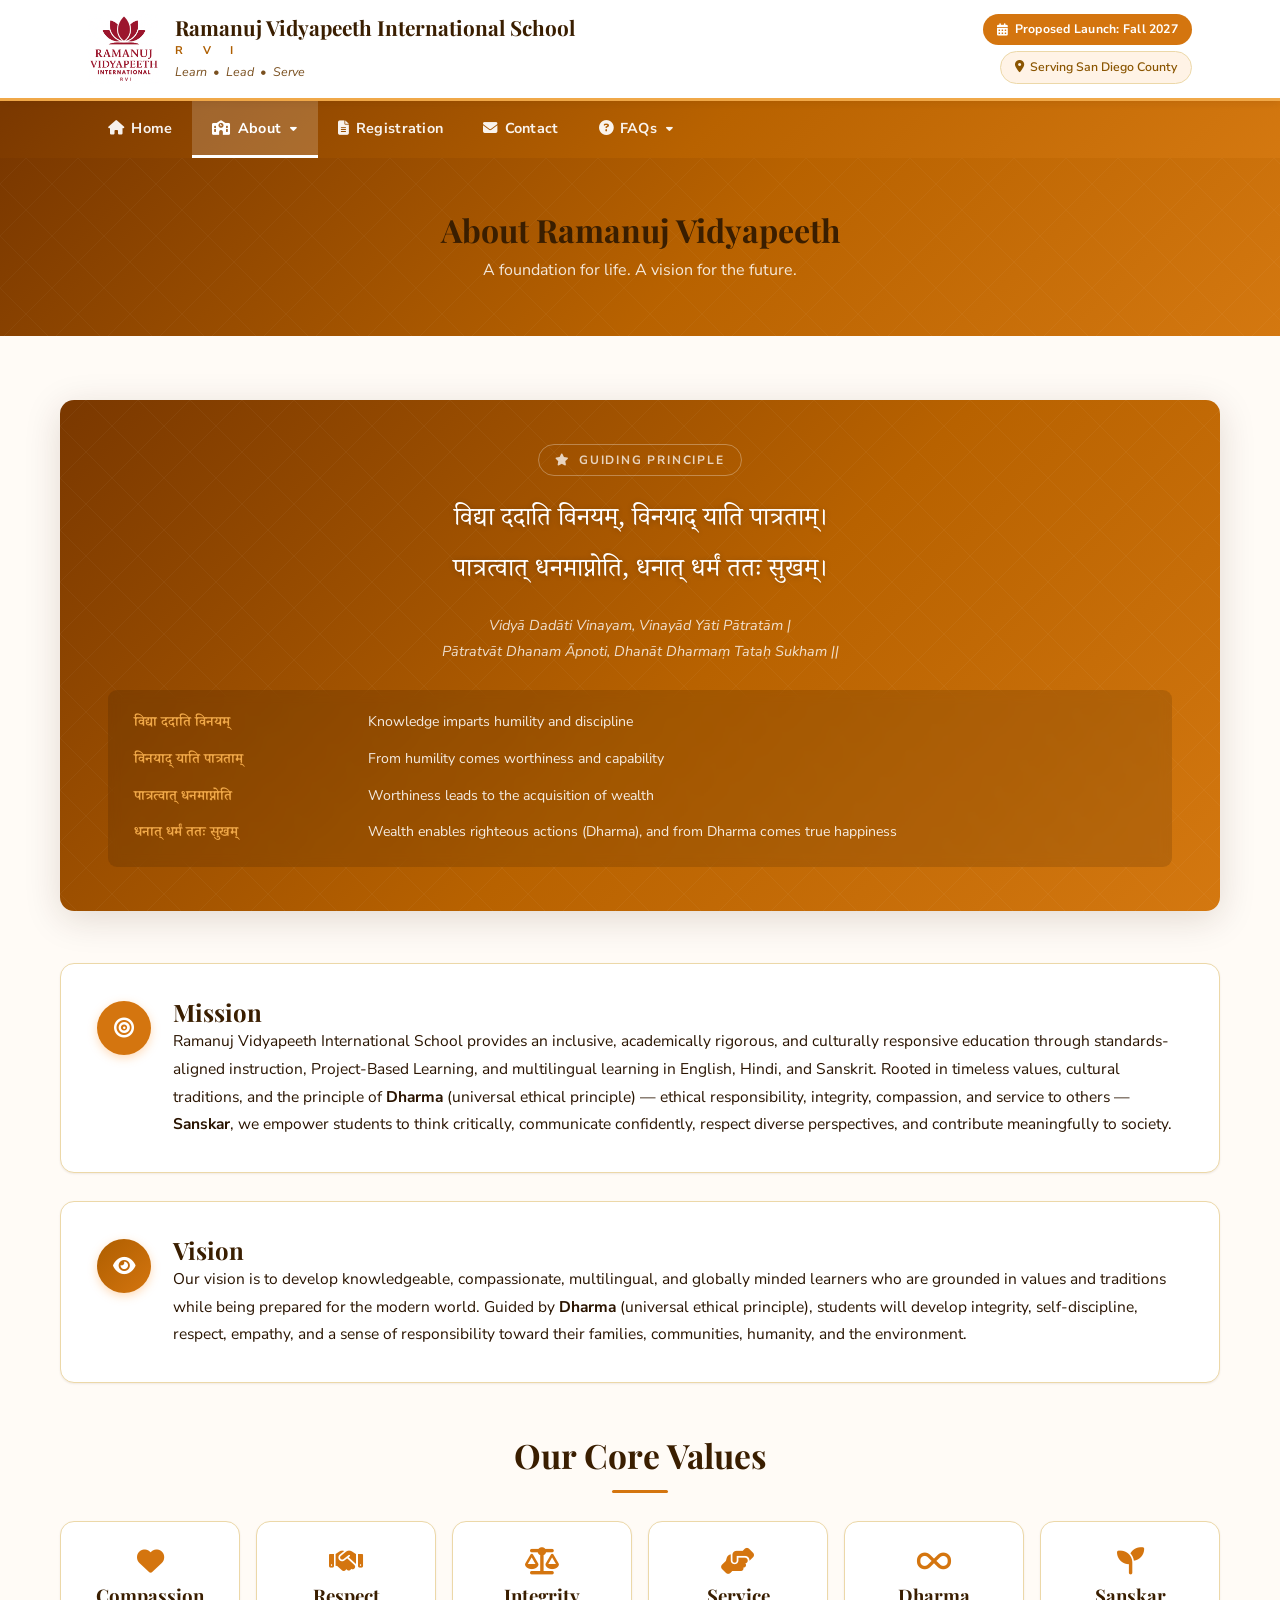
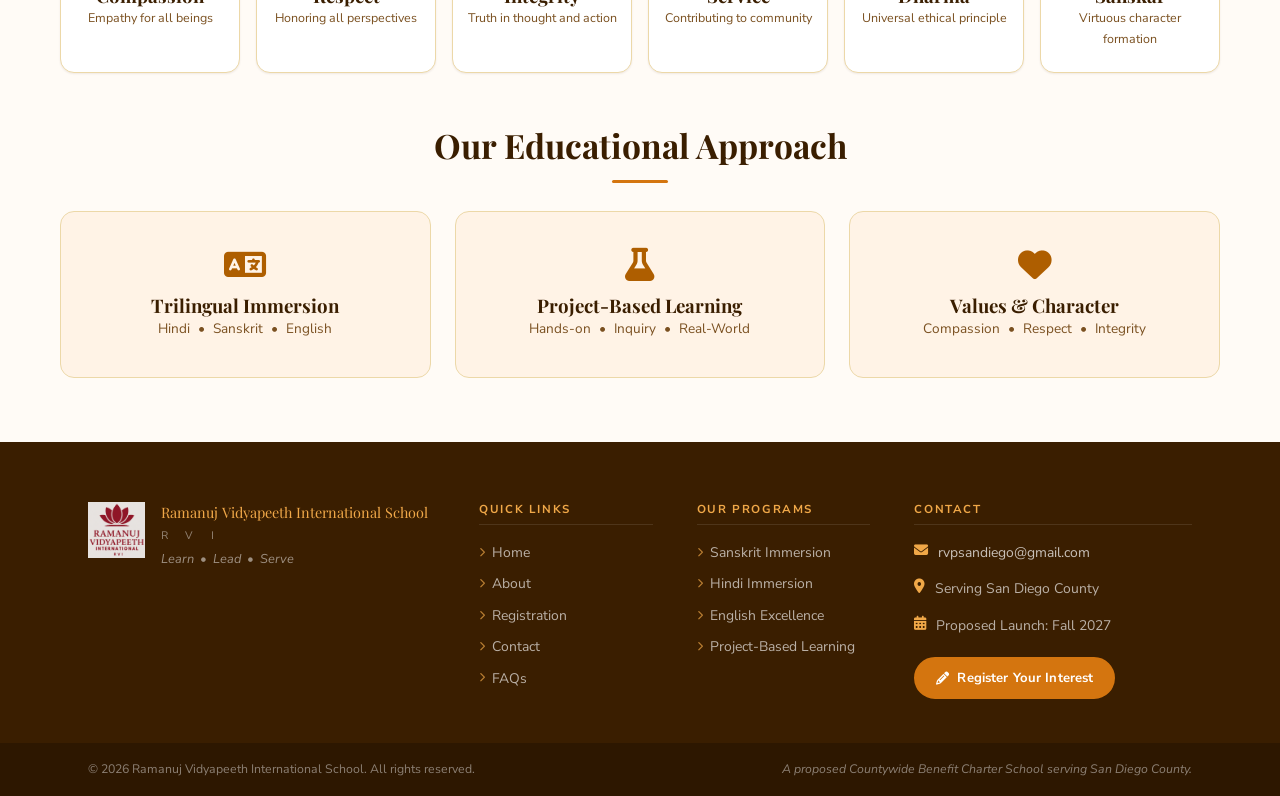
<file: about.html>
<!DOCTYPE html>
<html lang="en">
<head>
  <meta charset="UTF-8">
  <meta name="viewport" content="width=device-width, initial-scale=1.0">
  <title>About — Ramanuj Vidyapeeth International School (R V I)</title>
  <meta name="description" content="Learn about the mission, vision, and values of Ramanuj Vidyapeeth International School — a proposed trilingual public charter school in San Diego County.">
  <link rel="stylesheet" href="styles.css">
  <link rel="preconnect" href="https://fonts.googleapis.com">
  <link rel="preconnect" href="https://fonts.gstatic.com" crossorigin>
  <link href="https://fonts.googleapis.com/css2?family=Playfair+Display:wght@400;600;700&family=Nunito+Sans:wght@400;500;600;700&family=Noto+Serif+Devanagari:wght@400;600&display=swap" rel="stylesheet">
  <link rel="stylesheet" href="https://cdnjs.cloudflare.com/ajax/libs/font-awesome/6.5.0/css/all.min.css">
</head>
<body data-page="about">

  <header id="site-header" class="site-header"></header>
  <nav    id="site-nav"    class="site-nav" role="navigation" aria-label="Main navigation"></nav>

  <main id="main-content">

    <!-- ══ PAGE HERO ════════════════════════════════════════════ -->
    <div class="page-hero page-hero-about">
      <div class="container">
        <h1>About Ramanuj Vidyapeeth</h1>
        <p>A foundation for life. A vision for the future.</p>
      </div>
    </div>

    <div class="container page-content">

      <!-- ══ GUIDING PRINCIPLE ════════════════════════════════ -->
      <div id="principle" class="principle-box">
        <p class="principle-label">
          <i class="fas fa-star" aria-hidden="true"></i>
          Guiding Principle
        </p>
        <div class="principle-devanagari" lang="sa">
          विद्या ददाति विनयम्, विनयाद् याति पात्रताम्।<br>
          पात्रत्‍वात् धनमाप्नोति, धनात् धर्मं ततः सुखम्।
        </div>
        <div class="principle-transliteration">
          <em>
            Vidyā Dadāti Vinayam, Vinayād Yāti Pātratām |<br>
            Pātratvāt Dhanam Āpnoti, Dhanāt Dharmaṃ Tataḥ Sukham ||
          </em>
        </div>
        <div class="principle-meanings">
          <div class="principle-line">
            <span class="principle-phrase" lang="sa">विद्या ददाति विनयम्</span>
            <span class="principle-meaning">Knowledge imparts humility and discipline</span>
          </div>
          <div class="principle-line">
            <span class="principle-phrase" lang="sa">विनयाद् याति पात्रताम्</span>
            <span class="principle-meaning">From humility comes worthiness and capability</span>
          </div>
          <div class="principle-line">
            <span class="principle-phrase" lang="sa">पात्रत्‍वात् धनमाप्नोति</span>
            <span class="principle-meaning">Worthiness leads to the acquisition of wealth</span>
          </div>
          <div class="principle-line">
            <span class="principle-phrase" lang="sa">धनात् धर्मं ततः सुखम्</span>
            <span class="principle-meaning">Wealth enables righteous actions (Dharma), and from Dharma comes true happiness</span>
          </div>
        </div>
      </div>

      <!-- ══ MISSION ══════════════════════════════════════════ -->
      <div id="mission" class="about-block">
        <div class="about-block-icon">
          <i class="fas fa-bullseye" aria-hidden="true"></i>
        </div>
        <div class="about-block-content">
          <h2>Mission</h2>
          <p>
            Ramanuj Vidyapeeth International School provides an inclusive, academically rigorous,
            and culturally responsive education through standards-aligned instruction,
            Project-Based Learning, and multilingual learning in English, Hindi, and Sanskrit.
            Rooted in timeless values, cultural traditions, and the principle of
            <strong>Dharma</strong> (universal ethical principle) — ethical responsibility,
            integrity, compassion, and service to others — <strong>Sanskar</strong>,
            we empower students to think critically, communicate confidently, respect diverse
            perspectives, and contribute meaningfully to society.
          </p>
        </div>
      </div>

      <!-- ══ VISION ════════════════════════════════════════════ -->
      <div id="vision" class="about-block">
        <div class="about-block-icon vision-icon">
          <i class="fas fa-eye" aria-hidden="true"></i>
        </div>
        <div class="about-block-content">
          <h2>Vision</h2>
          <p>
            Our vision is to develop knowledgeable, compassionate, multilingual, and globally minded
            learners who are grounded in values and traditions while being prepared for the modern world.
            Guided by <strong>Dharma</strong> (universal ethical principle), students will develop
            integrity, self-discipline, respect, empathy, and a sense of responsibility toward their
            families, communities, humanity, and the environment.
          </p>
        </div>
      </div>

      <!-- ══ CORE VALUES ═══════════════════════════════════════ -->
      <div id="values" class="values-section">
        <h2 class="section-title centered">Our Core Values</h2>
        <div class="section-divider" style="margin:14px auto 0;"></div>
        <div class="values-grid">
          <div class="value-card">
            <i class="fas fa-heart" aria-hidden="true"></i>
            <h3>Compassion</h3>
            <p>Empathy for all beings</p>
          </div>
          <div class="value-card">
            <i class="fas fa-handshake" aria-hidden="true"></i>
            <h3>Respect</h3>
            <p>Honoring all perspectives</p>
          </div>
          <div class="value-card">
            <i class="fas fa-balance-scale" aria-hidden="true"></i>
            <h3>Integrity</h3>
            <p>Truth in thought and action</p>
          </div>
          <div class="value-card">
            <i class="fas fa-hands-helping" aria-hidden="true"></i>
            <h3>Service</h3>
            <p>Contributing to community</p>
          </div>
          <div class="value-card">
            <i class="fas fa-infinity" aria-hidden="true"></i>
            <h3>Dharma</h3>
            <p>Universal ethical principle</p>
          </div>
          <div class="value-card">
            <i class="fas fa-seedling" aria-hidden="true"></i>
            <h3>Sanskar</h3>
            <p>Virtuous character formation</p>
          </div>
        </div>
      </div>

      <!-- ══ EDUCATIONAL APPROACH ══════════════════════════════ -->
      <div class="program-overview">
        <h2 class="section-title centered">Our Educational Approach</h2>
        <div class="section-divider" style="margin:14px auto 0;"></div>
        <div class="approach-grid">
          <div class="approach-card">
            <i class="fas fa-language" aria-hidden="true"></i>
            <h3>Trilingual Immersion</h3>
            <p>Hindi &nbsp;•&nbsp; Sanskrit &nbsp;•&nbsp; English</p>
          </div>
          <div class="approach-card">
            <i class="fas fa-flask" aria-hidden="true"></i>
            <h3>Project-Based Learning</h3>
            <p>Hands-on &nbsp;•&nbsp; Inquiry &nbsp;•&nbsp; Real-World</p>
          </div>
          <div class="approach-card">
            <i class="fas fa-heart" aria-hidden="true"></i>
            <h3>Values &amp; Character</h3>
            <p>Compassion &nbsp;•&nbsp; Respect &nbsp;•&nbsp; Integrity</p>
          </div>
        </div>
      </div>

    </div><!-- /.container .page-content -->

  </main>

  <footer id="site-footer" class="site-footer"></footer>

  <script src="js/site-config.js"></script>
  <script src="js/components.js"></script>
</body>
</html>
</file>
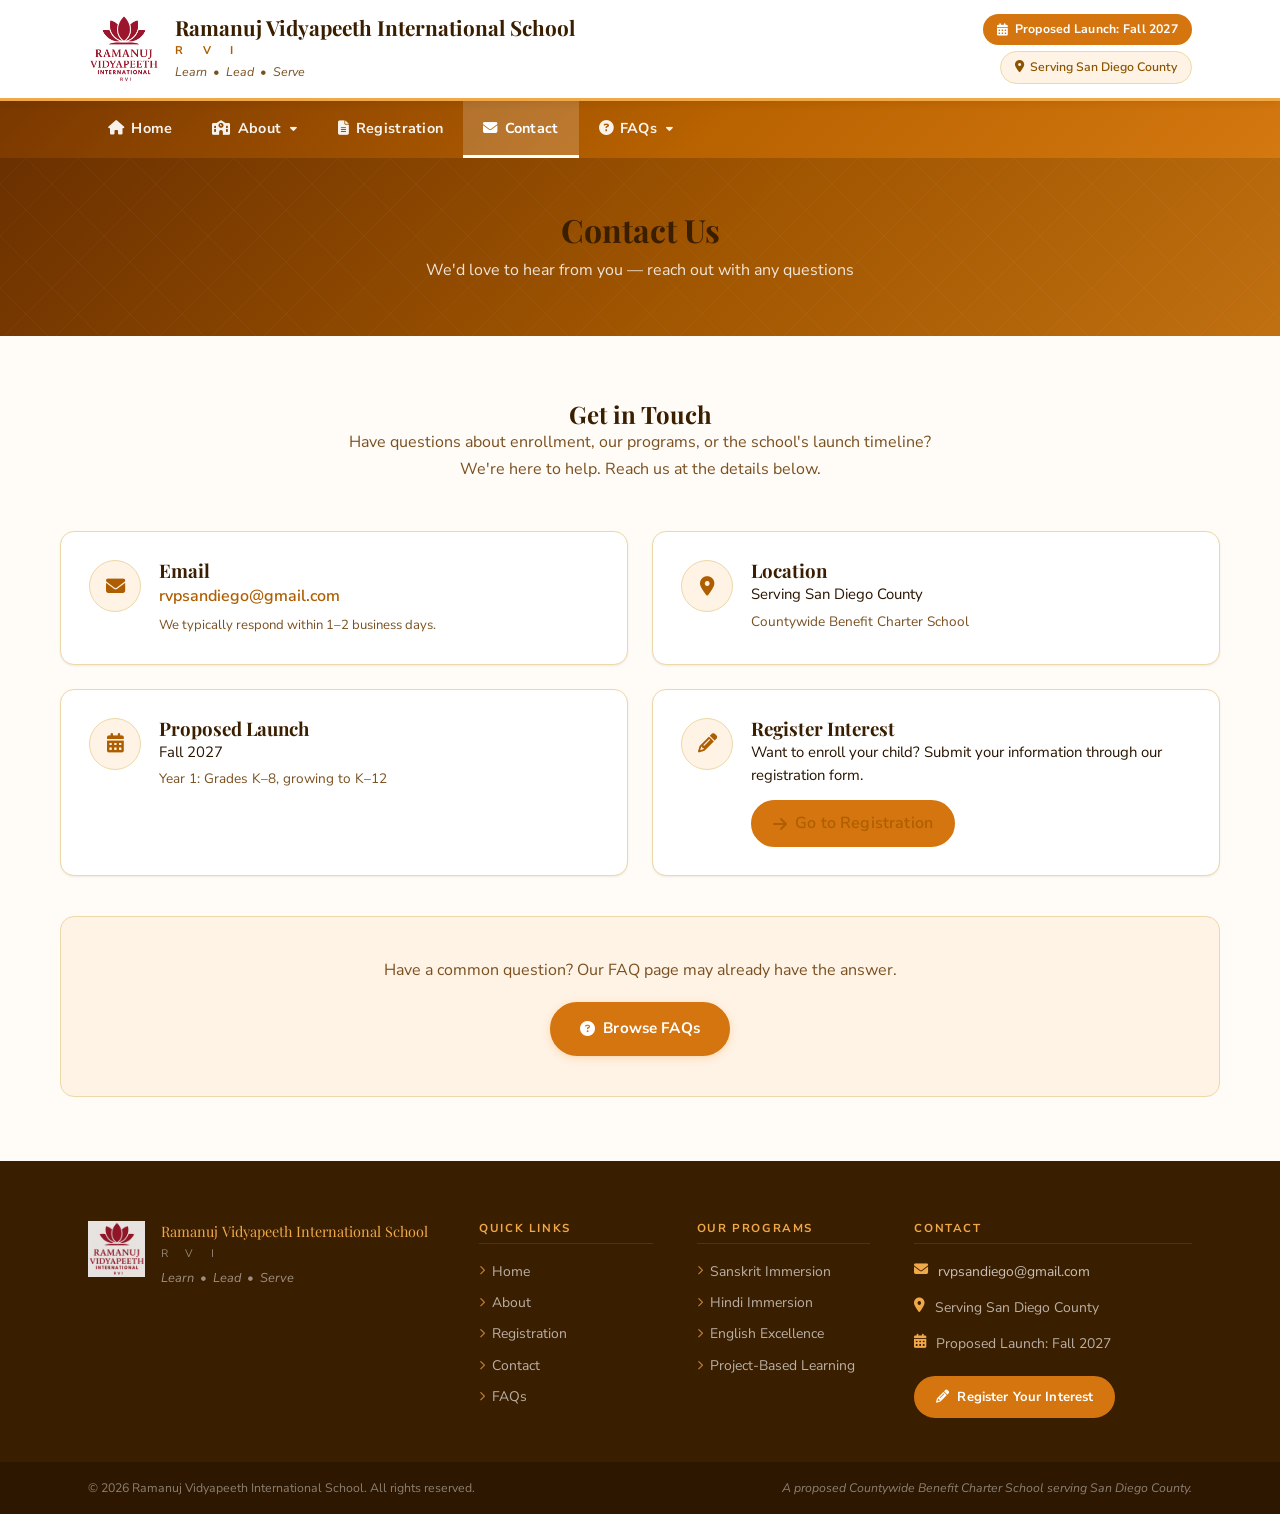
<file: contact.html>
<!DOCTYPE html>
<html lang="en">
<head>
  <meta charset="UTF-8">
  <meta name="viewport" content="width=device-width, initial-scale=1.0">
  <title>Contact — Ramanuj Vidyapeeth International School (R V I)</title>
  <meta name="description" content="Contact Ramanuj Vidyapeeth International School. Email us at rvpsandiego@gmail.com. Serving San Diego County.">
  <link rel="stylesheet" href="styles.css">
  <link rel="preconnect" href="https://fonts.googleapis.com">
  <link rel="preconnect" href="https://fonts.gstatic.com" crossorigin>
  <link href="https://fonts.googleapis.com/css2?family=Playfair+Display:wght@400;600;700&family=Nunito+Sans:wght@400;500;600;700&family=Noto+Serif+Devanagari:wght@400;600&display=swap" rel="stylesheet">
  <link rel="stylesheet" href="https://cdnjs.cloudflare.com/ajax/libs/font-awesome/6.5.0/css/all.min.css">
</head>
<body data-page="contact">

  <header id="site-header" class="site-header"></header>
  <nav    id="site-nav"    class="site-nav" role="navigation" aria-label="Main navigation"></nav>

  <main id="main-content">

    <!-- ══ PAGE HERO ════════════════════════════════════════════ -->
    <div class="page-hero page-hero-contact">
      <div class="container">
        <h1>Contact Us</h1>
        <p>We'd love to hear from you — reach out with any questions</p>
      </div>
    </div>

    <div class="container page-content">

      <div class="contact-intro">
        <h2>Get in Touch</h2>
        <p>
          Have questions about enrollment, our programs, or the school's launch timeline?
          We're here to help. Reach us at the details below.
        </p>
      </div>

      <!-- Contact Cards -->
      <div class="contact-cards-grid">

        <div class="contact-card">
          <div class="contact-card-icon">
            <i class="fas fa-envelope" aria-hidden="true"></i>
          </div>
          <div class="contact-card-body">
            <h3>Email</h3>
            <a href="mailto:rvpsandiego@gmail.com">rvpsandiego@gmail.com</a>
            <p style="margin-top:5px;font-size:.82rem;color:var(--text-muted);">
              We typically respond within 1–2 business days.
            </p>
          </div>
        </div>

        <div class="contact-card">
          <div class="contact-card-icon">
            <i class="fas fa-map-marker-alt" aria-hidden="true"></i>
          </div>
          <div class="contact-card-body">
            <h3>Location</h3>
            <p>Serving San Diego County</p>
            <p style="margin-top:4px;font-size:.85rem;color:var(--text-muted);">
              Countywide Benefit Charter School
            </p>
          </div>
        </div>

        <div class="contact-card">
          <div class="contact-card-icon">
            <i class="fas fa-calendar-alt" aria-hidden="true"></i>
          </div>
          <div class="contact-card-body">
            <h3>Proposed Launch</h3>
            <p>Fall 2027</p>
            <p style="margin-top:4px;font-size:.85rem;color:var(--text-muted);">
              Year 1: Grades K–8, growing to K–12
            </p>
          </div>
        </div>

        <div class="contact-card">
          <div class="contact-card-icon">
            <i class="fas fa-pencil-alt" aria-hidden="true"></i>
          </div>
          <div class="contact-card-body">
            <h3>Register Interest</h3>
            <p>Want to enroll your child? Submit your information through our registration form.</p>
            <a href="registration.html" class="btn btn-sm btn-saffron" style="margin-top:12px;">
              <i class="fas fa-arrow-right" aria-hidden="true"></i> Go to Registration
            </a>
          </div>
        </div>

      </div><!-- /.contact-cards-grid -->

      <!-- FAQ Prompt -->
      <div class="faq-cta" style="margin-top:40px;">
        <p>Have a common question? Our FAQ page may already have the answer.</p>
        <a href="faqs.html" class="btn btn-primary">
          <i class="fas fa-question-circle" aria-hidden="true"></i> Browse FAQs
        </a>
      </div>

    </div><!-- /.container .page-content -->

  </main>

  <footer id="site-footer" class="site-footer"></footer>

  <script src="js/site-config.js"></script>
  <script src="js/components.js"></script>
</body>
</html>
</file>
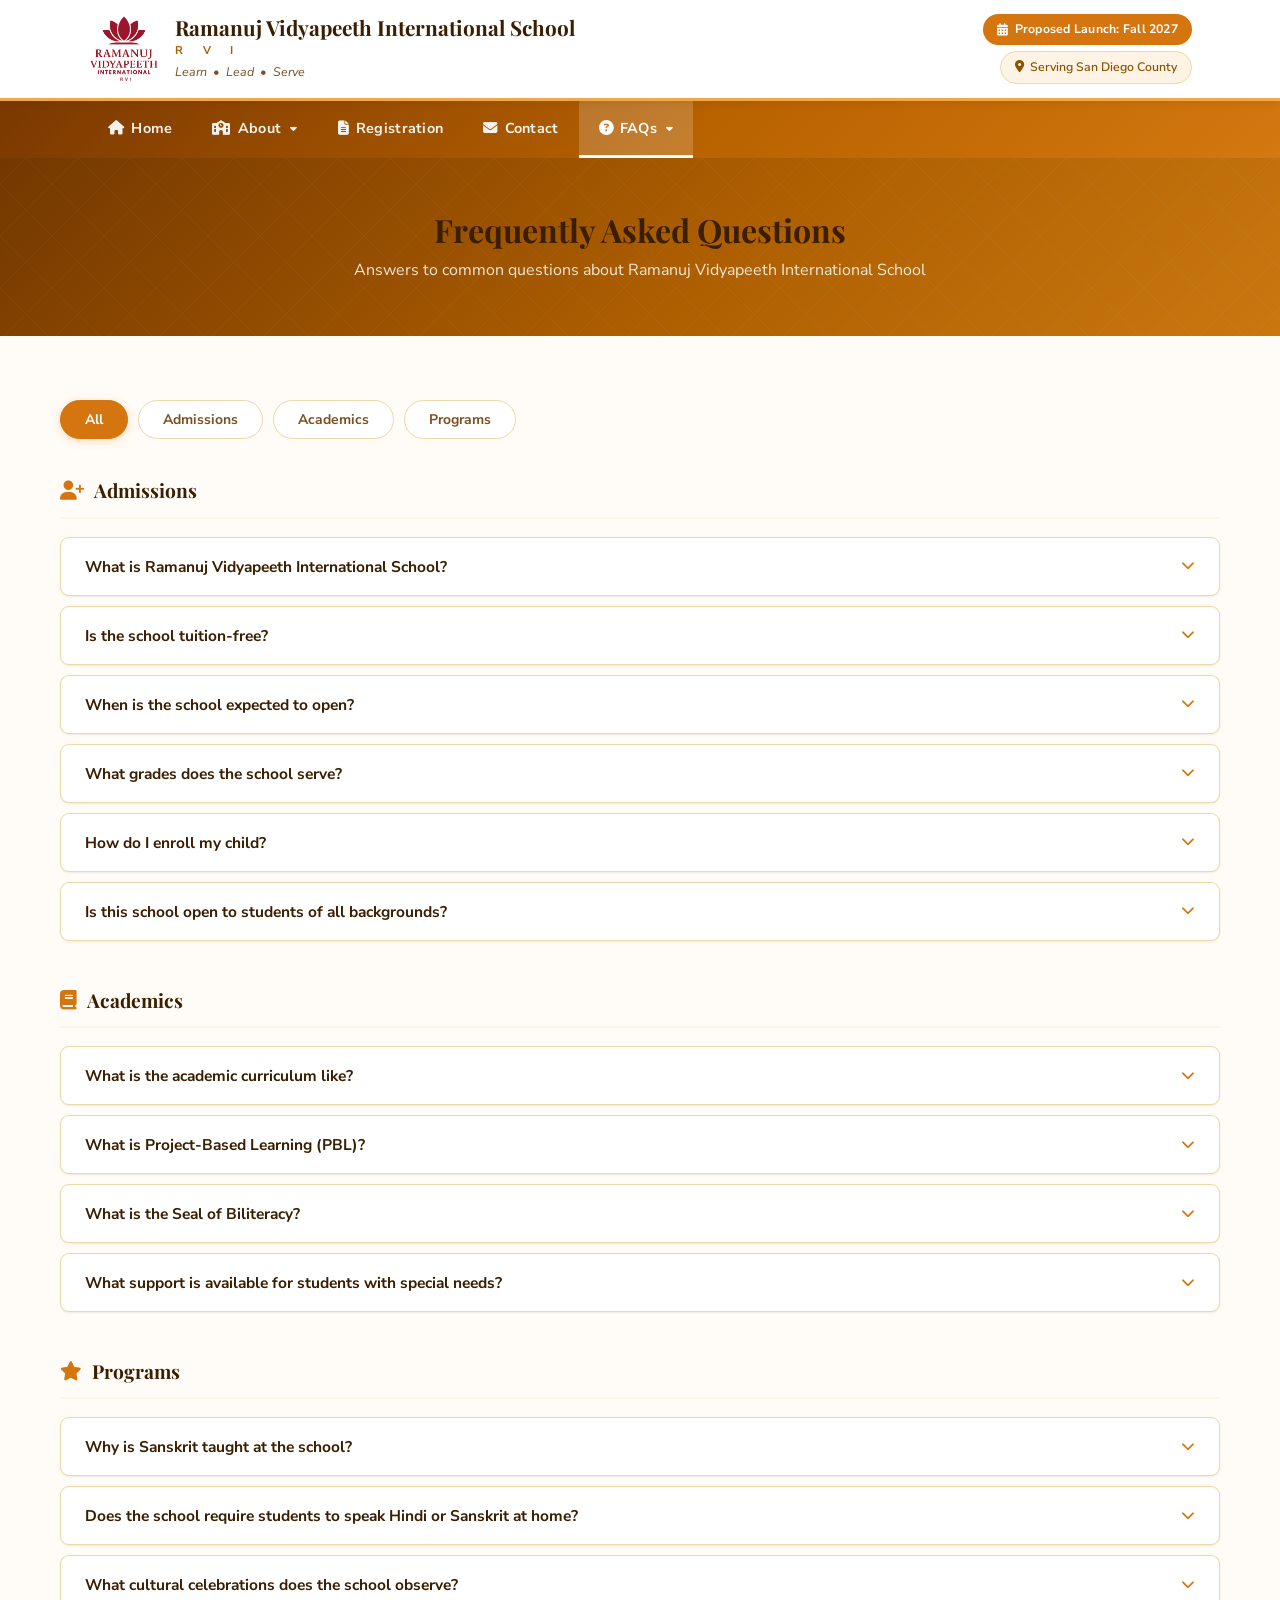
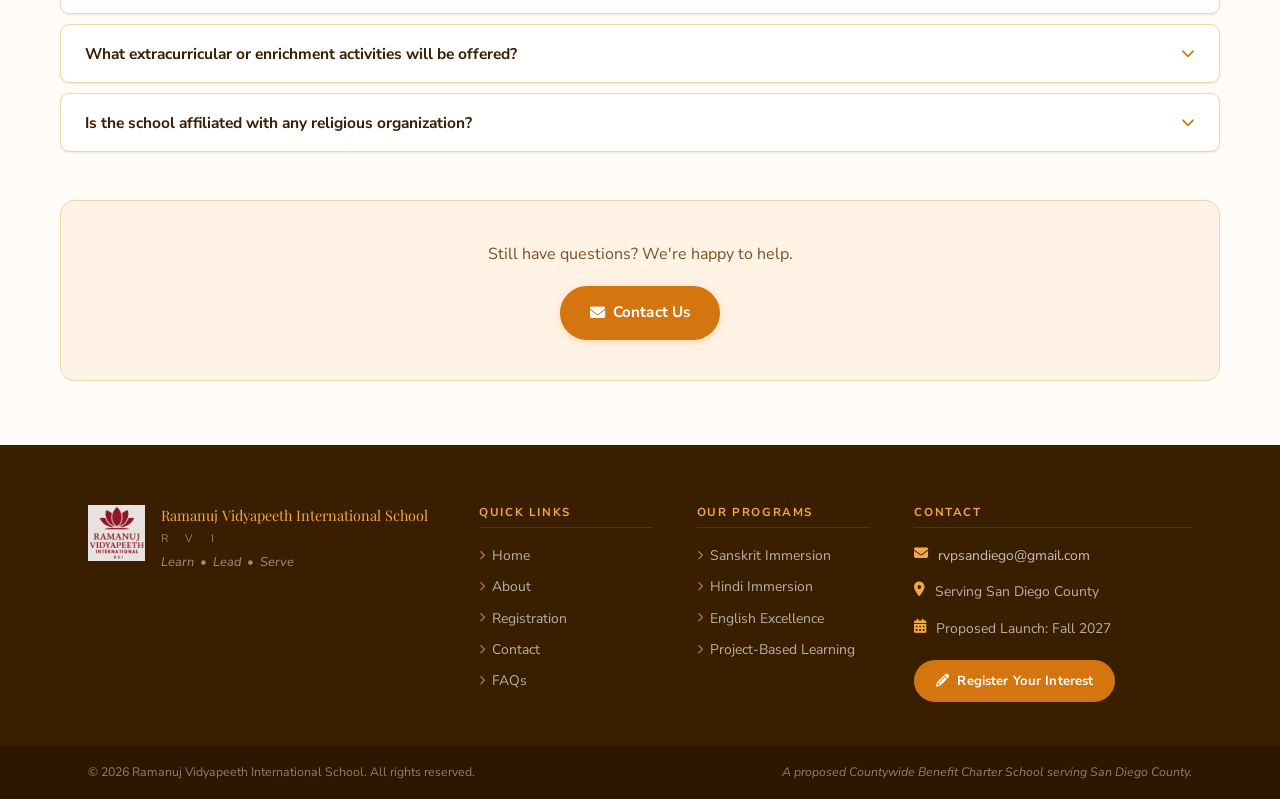
<file: faqs.html>
<!DOCTYPE html>
<html lang="en">
<head>
  <meta charset="UTF-8">
  <meta name="viewport" content="width=device-width, initial-scale=1.0">
  <title>FAQs — Ramanuj Vidyapeeth International School (R V I)</title>
  <meta name="description" content="Frequently asked questions about Ramanuj Vidyapeeth International School — enrollment, academics, language programs, and more.">
  <link rel="stylesheet" href="styles.css">
  <link rel="preconnect" href="https://fonts.googleapis.com">
  <link rel="preconnect" href="https://fonts.gstatic.com" crossorigin>
  <link href="https://fonts.googleapis.com/css2?family=Playfair+Display:wght@400;600;700&family=Nunito+Sans:wght@400;500;600;700&family=Noto+Serif+Devanagari:wght@400;600&display=swap" rel="stylesheet">
  <link rel="stylesheet" href="https://cdnjs.cloudflare.com/ajax/libs/font-awesome/6.5.0/css/all.min.css">
</head>
<body data-page="faqs">

  <header id="site-header" class="site-header"></header>
  <nav    id="site-nav"    class="site-nav" role="navigation" aria-label="Main navigation"></nav>

  <main id="main-content">

    <!-- ══ PAGE HERO ════════════════════════════════════════════ -->
    <div class="page-hero page-hero-faq">
      <div class="container">
        <h1>Frequently Asked Questions</h1>
        <p>Answers to common questions about Ramanuj Vidyapeeth International School</p>
      </div>
    </div>

    <div class="container page-content">

      <!-- Category Filter Buttons -->
      <div class="faq-filters" id="faqFilters" role="group" aria-label="Filter FAQs by category">
        <button class="faq-filter-btn active" onclick="filterFAQ('all'); return false;" data-filter="all">All</button>
        <button class="faq-filter-btn" onclick="filterFAQ('admissions'); return false;" data-filter="admissions">Admissions</button>
        <button class="faq-filter-btn" onclick="filterFAQ('academics'); return false;" data-filter="academics">Academics</button>
        <button class="faq-filter-btn" onclick="filterFAQ('programs'); return false;" data-filter="programs">Programs</button>
      </div>

      <!-- ── Admissions ────────────────────────────────────── -->
      <div class="faq-group" data-category="admissions">
        <h2 class="faq-group-title">
          <i class="fas fa-user-plus" aria-hidden="true"></i> Admissions
        </h2>

        <div class="faq-item">
          <button class="faq-question" onclick="toggleFAQ(this)" aria-expanded="false">
            What is Ramanuj Vidyapeeth International School?
            <i class="fas fa-chevron-down faq-icon" aria-hidden="true"></i>
          </button>
          <div class="faq-answer">
            <p>
              Ramanuj Vidyapeeth International School (R V I) is a proposed public charter school
              serving San Diego County. It offers an inclusive, academically rigorous, and culturally
              responsive education through trilingual immersion in English, Hindi, and Sanskrit,
              combined with Project-Based Learning. The school is rooted in timeless values of
              Dharma and Sanskar.
            </p>
          </div>
        </div>

        <div class="faq-item">
          <button class="faq-question" onclick="toggleFAQ(this)" aria-expanded="false">
            Is the school tuition-free?
            <i class="fas fa-chevron-down faq-icon" aria-hidden="true"></i>
          </button>
          <div class="faq-answer">
            <p>
              Yes! Ramanuj Vidyapeeth is proposed as a tuition-free public charter school — open
              to all families in San Diego County. As a Countywide Benefit Charter School, there
              are no enrollment fees.
            </p>
            <p>
              <em>Note: Until the school is formally adopted by SDUSD, the program may be
              tuition-based. The long-term vision is a fully tuition-free public charter.</em>
            </p>
          </div>
        </div>

        <div class="faq-item">
          <button class="faq-question" onclick="toggleFAQ(this)" aria-expanded="false">
            When is the school expected to open?
            <i class="fas fa-chevron-down faq-icon" aria-hidden="true"></i>
          </button>
          <div class="faq-answer">
            <p>
              The proposed launch timeline is <strong>Fall 2027</strong>. In Year 1, the school
              will serve grades K–8, with plans to grow to a full K–12 program in subsequent years.
            </p>
          </div>
        </div>

        <div class="faq-item">
          <button class="faq-question" onclick="toggleFAQ(this)" aria-expanded="false">
            What grades does the school serve?
            <i class="fas fa-chevron-down faq-icon" aria-hidden="true"></i>
          </button>
          <div class="faq-answer">
            <p>
              The school is designed to serve students from Kindergarten through Grade 12 (K–12).
              The school will begin with grades K–8 in Year 1 and expand to include grades 9–12
              in subsequent years.
            </p>
          </div>
        </div>

        <div class="faq-item">
          <button class="faq-question" onclick="toggleFAQ(this)" aria-expanded="false">
            How do I enroll my child?
            <i class="fas fa-chevron-down faq-icon" aria-hidden="true"></i>
          </button>
          <div class="faq-answer">
            <p>
              You can express interest and register your child through the Registration form on our
              website (see the <a href="registration.html">Registration</a> page). Early registration
              helps us understand community interest and plan capacity accordingly. You can also email
              us at <a href="mailto:rvpsandiego@gmail.com">rvpsandiego@gmail.com</a> with any
              questions.
            </p>
          </div>
        </div>

        <div class="faq-item">
          <button class="faq-question" onclick="toggleFAQ(this)" aria-expanded="false">
            Is this school open to students of all backgrounds?
            <i class="fas fa-chevron-down faq-icon" aria-hidden="true"></i>
          </button>
          <div class="faq-answer">
            <p>
              Absolutely. Ramanuj Vidyapeeth International School is an <strong>inclusive</strong>
              public charter school open to all families in San Diego County, regardless of cultural
              background, religion, or ethnicity. Our multicultural curriculum celebrates diverse
              traditions and fosters appreciation of global perspectives alongside Bharatiya heritage.
            </p>
          </div>
        </div>

      </div><!-- /admissions group -->

      <!-- ── Academics ─────────────────────────────────────── -->
      <div class="faq-group" data-category="academics">
        <h2 class="faq-group-title">
          <i class="fas fa-book" aria-hidden="true"></i> Academics
        </h2>

        <div class="faq-item">
          <button class="faq-question" onclick="toggleFAQ(this)" aria-expanded="false">
            What is the academic curriculum like?
            <i class="fas fa-chevron-down faq-icon" aria-hidden="true"></i>
          </button>
          <div class="faq-answer">
            <p>Our curriculum is fully aligned with California state standards and integrates STEM, Humanities, and Arts. Key features include:</p>
            <ul>
              <li>Standards-aligned instruction with a global perspective</li>
              <li>Project-Based Learning (PBL) as a core instructional model</li>
              <li>Trilingual immersion in English, Hindi, and Sanskrit</li>
              <li>Social-Emotional Learning (SEL)</li>
              <li>Performance-based assessment to evaluate growth holistically</li>
            </ul>
          </div>
        </div>

        <div class="faq-item">
          <button class="faq-question" onclick="toggleFAQ(this)" aria-expanded="false">
            What is Project-Based Learning (PBL)?
            <i class="fas fa-chevron-down faq-icon" aria-hidden="true"></i>
          </button>
          <div class="faq-answer">
            <p>
              Project-Based Learning is a student-centered teaching method where students learn by
              actively engaging in real-world, meaningful projects. Instead of memorizing facts,
              students investigate complex questions, solve authentic problems, and create
              high-quality work products. At RVI, PBL builds 21st century skills including
              critical thinking, creativity, collaboration, and communication.
            </p>
          </div>
        </div>

        <div class="faq-item">
          <button class="faq-question" onclick="toggleFAQ(this)" aria-expanded="false">
            What is the Seal of Biliteracy?
            <i class="fas fa-chevron-down faq-icon" aria-hidden="true"></i>
          </button>
          <div class="faq-answer">
            <p>
              The Seal of Biliteracy is a California state award recognizing students who demonstrate
              proficiency in two or more languages. RVI's biliteracy pathway is designed to prepare
              students to earn this seal, which is recognized on high school diplomas and valued by
              colleges and employers. Students will develop proficiency in English alongside Hindi
              and/or Sanskrit.
            </p>
          </div>
        </div>

        <div class="faq-item">
          <button class="faq-question" onclick="toggleFAQ(this)" aria-expanded="false">
            What support is available for students with special needs?
            <i class="fas fa-chevron-down faq-icon" aria-hidden="true"></i>
          </button>
          <div class="faq-answer">
            <p>RVI is committed to supporting every learner through a comprehensive support framework:</p>
            <ul>
              <li><strong>MTSS</strong> (Multi-Tiered System of Supports) — early identification and intervention</li>
              <li><strong>Special Education</strong> services for students with IEPs</li>
              <li><strong>English Learner support</strong> for students developing English proficiency</li>
              <li><strong>Inclusive classrooms</strong> that value neurodiversity</li>
              <li><strong>Universal Design for Learning (UDL)</strong> — flexible instructional approaches</li>
            </ul>
          </div>
        </div>

      </div><!-- /academics group -->

      <!-- ── Programs ──────────────────────────────────────── -->
      <div class="faq-group" data-category="programs">
        <h2 class="faq-group-title">
          <i class="fas fa-star" aria-hidden="true"></i> Programs
        </h2>

        <div class="faq-item">
          <button class="faq-question" onclick="toggleFAQ(this)" aria-expanded="false">
            Why is Sanskrit taught at the school?
            <i class="fas fa-chevron-down faq-icon" aria-hidden="true"></i>
          </button>
          <div class="faq-answer">
            <p>
              Sanskrit is one of the world's oldest and most systematic languages, connecting
              students to a rich tradition of ancient wisdom, philosophy, mathematics, and
              literature. Learning Sanskrit strengthens understanding of grammar and linguistics,
              enhances vocabulary across many world languages (including English), and connects
              students to their cultural heritage. It is also a key component of the school's
              values-based education rooted in Dharma and Sanskar.
            </p>
          </div>
        </div>

        <div class="faq-item">
          <button class="faq-question" onclick="toggleFAQ(this)" aria-expanded="false">
            Does the school require students to speak Hindi or Sanskrit at home?
            <i class="fas fa-chevron-down faq-icon" aria-hidden="true"></i>
          </button>
          <div class="faq-answer">
            <p>
              No — students do not need to speak Hindi or Sanskrit at home. The school's immersive
              program is designed to teach these languages within the school environment. Families
              who speak these languages at home will find it enriching, but it is not a requirement
              for enrollment. All students begin their language journey at the school regardless of
              prior exposure.
            </p>
          </div>
        </div>

        <div class="faq-item">
          <button class="faq-question" onclick="toggleFAQ(this)" aria-expanded="false">
            What cultural celebrations does the school observe?
            <i class="fas fa-chevron-down faq-icon" aria-hidden="true"></i>
          </button>
          <div class="faq-answer">
            <p>
              RVI believes in celebrating the rich tapestry of cultural traditions. The school
              observes:
            </p>
            <ul>
              <li><strong>Rakhi (Raksha Bandhan)</strong></li>
              <li><strong>Eid al-Fitr</strong></li>
              <li><strong>Guru Nanak Jayanti</strong></li>
              <li><strong>Diwali (Deepawali)</strong></li>
              <li><strong>Holi (Festival of Colors)</strong></li>
              <li><strong>Christmas</strong></li>
            </ul>
            <p>
              These celebrations are educational opportunities to discover the cultural significance
              and joyful traditions of key global festivals.
            </p>
          </div>
        </div>

        <div class="faq-item">
          <button class="faq-question" onclick="toggleFAQ(this)" aria-expanded="false">
            What extracurricular or enrichment activities will be offered?
            <i class="fas fa-chevron-down faq-icon" aria-hidden="true"></i>
          </button>
          <div class="faq-answer">
            <p>Students at RVI will have opportunities to engage in:</p>
            <ul>
              <li>Inquiry-based projects and research</li>
              <li>Student leadership programs</li>
              <li>Community service initiatives</li>
              <li>Cultural celebrations and performances</li>
              <li>Technology integration and digital literacy</li>
            </ul>
            <p>
              Full extracurricular program details will be announced closer to the school's
              launch in Fall 2027.
            </p>
          </div>
        </div>

        <div class="faq-item">
          <button class="faq-question" onclick="toggleFAQ(this)" aria-expanded="false">
            Is the school affiliated with any religious organization?
            <i class="fas fa-chevron-down faq-icon" aria-hidden="true"></i>
          </button>
          <div class="faq-answer">
            <p>
              No. Ramanuj Vidyapeeth International School is a public charter school and is not
              affiliated with any religious organization. The school's focus on Sanskrit, Dharma,
              and Bharatiya cultural values is rooted in cultural heritage and universal ethical
              principles — not religious doctrine. The school welcomes students and families of
              all faiths and backgrounds.
            </p>
          </div>
        </div>

      </div><!-- /programs group -->

      <!-- Still have questions? -->
      <div class="faq-cta">
        <p>Still have questions? We're happy to help.</p>
        <a href="contact.html" class="btn btn-primary">
          <i class="fas fa-envelope" aria-hidden="true"></i> Contact Us
        </a>
      </div>

    </div><!-- /.container .page-content -->

  </main>

  <footer id="site-footer" class="site-footer"></footer>

  <script src="js/site-config.js"></script>
  <script src="js/components.js"></script>
  <script src="js/faqs.js"></script>
</body>
</html>
</file>
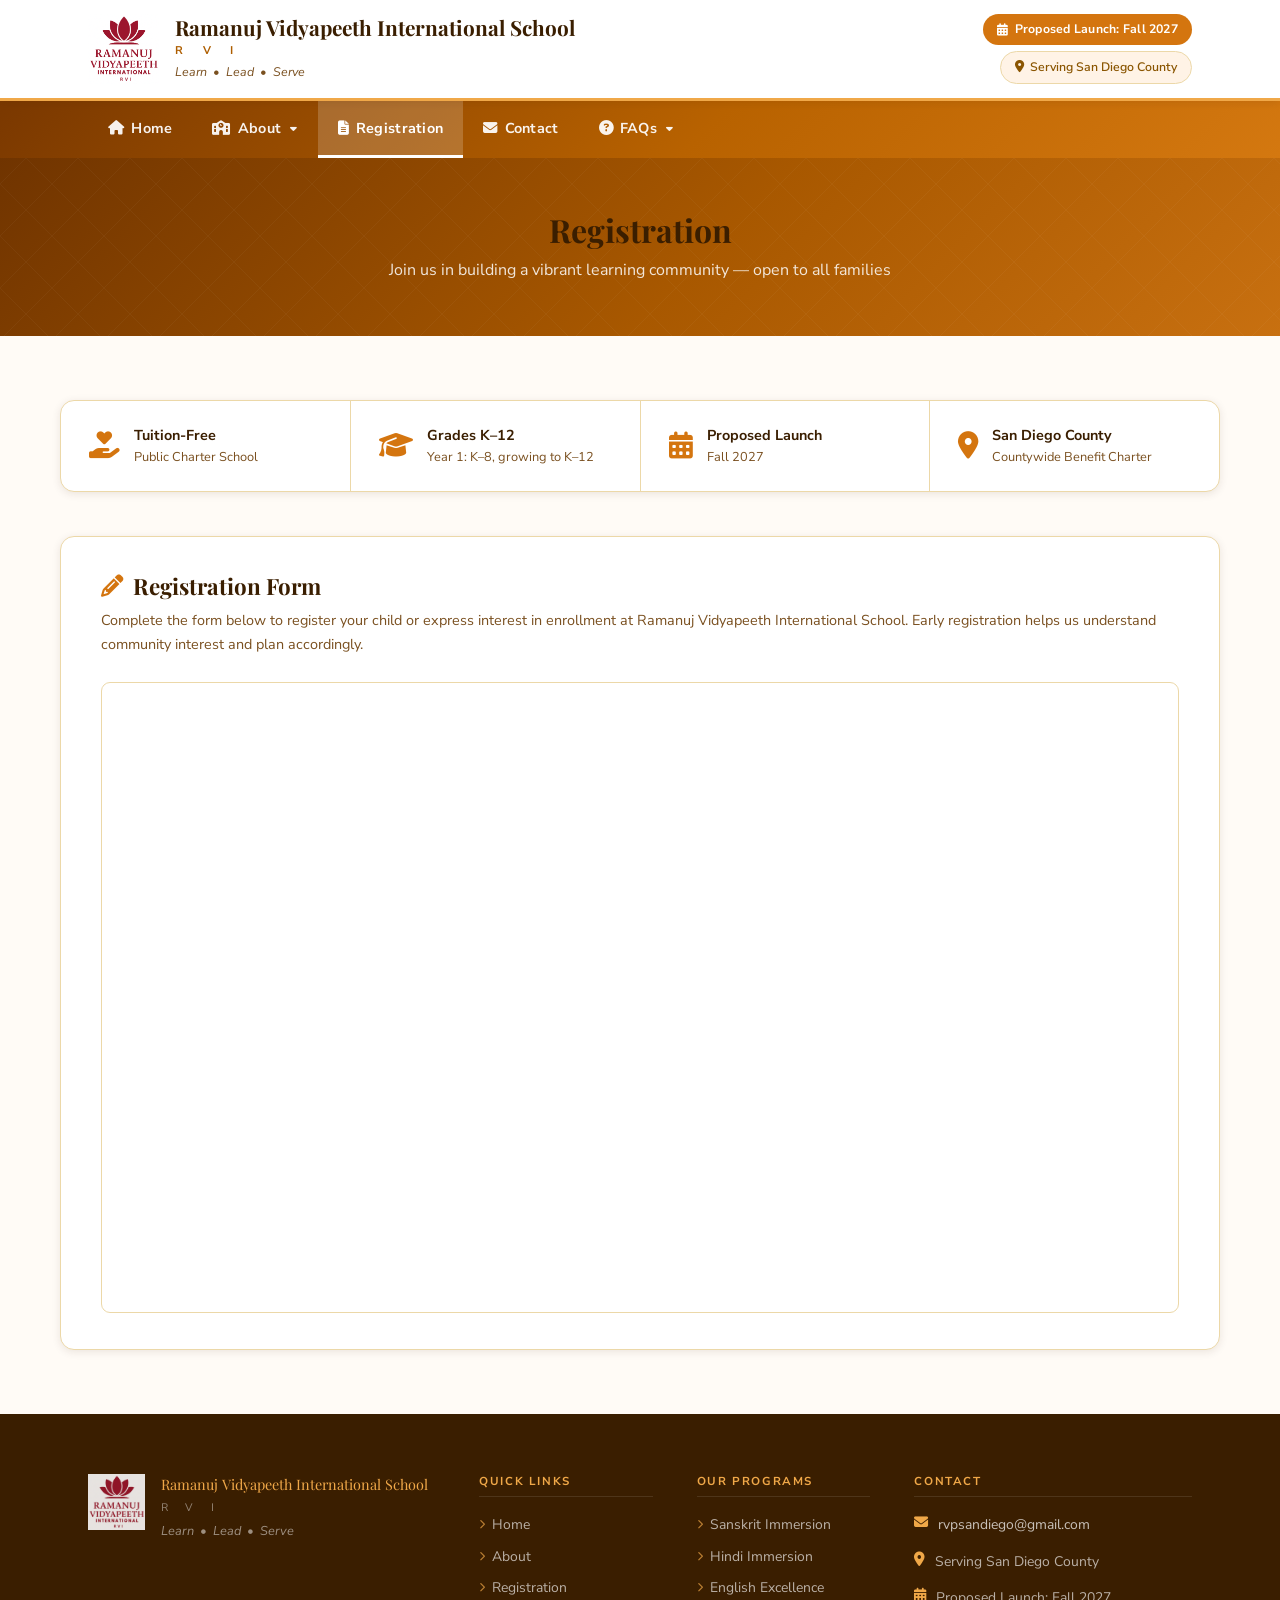
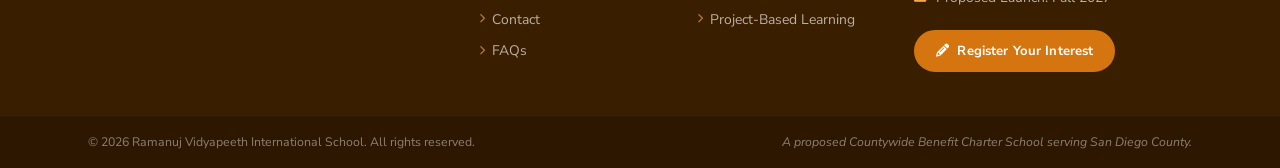
<file: registration.html>
<!DOCTYPE html>
<html lang="en">
<head>
  <meta charset="UTF-8">
  <meta name="viewport" content="width=device-width, initial-scale=1.0">
  <title>Registration — Ramanuj Vidyapeeth International School (R V I)</title>
  <meta name="description" content="Register your child at Ramanuj Vidyapeeth International School — a proposed tuition-free public charter school serving San Diego County, grades K–12.">
  <link rel="stylesheet" href="styles.css">
  <link rel="preconnect" href="https://fonts.googleapis.com">
  <link rel="preconnect" href="https://fonts.gstatic.com" crossorigin>
  <link href="https://fonts.googleapis.com/css2?family=Playfair+Display:wght@400;600;700&family=Nunito+Sans:wght@400;500;600;700&family=Noto+Serif+Devanagari:wght@400;600&display=swap" rel="stylesheet">
  <link rel="stylesheet" href="https://cdnjs.cloudflare.com/ajax/libs/font-awesome/6.5.0/css/all.min.css">
</head>
<body data-page="registration">

  <header id="site-header" class="site-header"></header>
  <nav    id="site-nav"    class="site-nav" role="navigation" aria-label="Main navigation"></nav>

  <main id="main-content">

    <!-- ══ PAGE HERO ════════════════════════════════════════════ -->
    <div class="page-hero page-hero-reg">
      <div class="container">
        <h1>Registration</h1>
        <p>Join us in building a vibrant learning community — open to all families</p>
      </div>
    </div>

    <div class="container page-content">

      <!-- Info Strip -->
      <div class="reg-info-strip" role="list" aria-label="Key registration facts">
        <div class="reg-info-item" role="listitem">
          <i class="fas fa-hand-holding-heart" aria-hidden="true"></i>
          <div>
            <strong>Tuition-Free</strong>
            Public Charter School
          </div>
        </div>
        <div class="reg-info-item" role="listitem">
          <i class="fas fa-graduation-cap" aria-hidden="true"></i>
          <div>
            <strong>Grades K–12</strong>
            Year 1: K–8, growing to K–12
          </div>
        </div>
        <div class="reg-info-item" role="listitem">
          <i class="fas fa-calendar-alt" aria-hidden="true"></i>
          <div>
            <strong>Proposed Launch</strong>
            Fall 2027
          </div>
        </div>
        <div class="reg-info-item" role="listitem">
          <i class="fas fa-map-marker-alt" aria-hidden="true"></i>
          <div>
            <strong>San Diego County</strong>
            Countywide Benefit Charter
          </div>
        </div>
      </div>

      <!-- Embedded Registration Form -->
      <div class="form-section">
        <h2 class="form-heading">
          <i class="fas fa-pencil-alt" aria-hidden="true"></i>
          Registration Form
        </h2>
        <p class="form-note">
          Complete the form below to register your child or express interest in enrollment
          at Ramanuj Vidyapeeth International School. Early registration helps us understand
          community interest and plan accordingly.
        </p>
        <div class="jotform-wrapper">
          <!-- JotForm embed — change src and id to swap forms -->
          <iframe
            id="JotFormIFrame-262175988449173"
            title="RVI Registration Form"
            onload="window.parent.scrollTo(0,0)"
            allowtransparency="true"
            allow="geolocation; microphone; camera; fullscreen"
            src="https://form.jotform.com/262175988449173"
            frameborder="0"
            style="min-width:100%;max-width:100%;height:620px;border:none;"
            scrolling="yes">
          </iframe>
        </div>
      </div>

    </div><!-- /.container .page-content -->

  </main>

  <footer id="site-footer" class="site-footer"></footer>

  <!-- JotForm auto-resize script -->
  <script>
    (function () {
      var ifr = document.getElementById('JotFormIFrame-262175988449173');
      window.handleIFrameMessage = function (e) {
        if (typeof e.data !== 'string') return;
        var args = e.data.split(':');
        if (!ifr) return;
        if (args[0] === 'setHeight')      ifr.style.height  = args[1] + 'px';
        if (args[0] === 'scrollIntoView') ifr.scrollIntoView();
        if (args[0] === 'reloadPage')     window.location.reload();
      };
      if (window.addEventListener) window.addEventListener('message', handleIFrameMessage, false);
    })();
  </script>

  <script src="js/site-config.js"></script>
  <script src="js/components.js"></script>
</body>
</html>
</file>
<file: styles.css>
/* ============================================================
   RAMANUJ VIDYAPEETH INTERNATIONAL SCHOOL — Shared Stylesheet
   ============================================================
   Color Palette (warm amber-saffron — easy on the eye):
     --saffron:        #D4750F  (primary warm amber)
     --saffron-dark:   #AE5E00  (hover/emphasis)
     --saffron-deep:   #8C4A00  (text on light bg)
     --saffron-light:  #F0A848  (accent / highlight)
     --saffron-pale:   #FFF3E6  (light section bg)
     --saffron-cream:  #FFFBF6  (page background)
     --brown-dark:     #3A1E00  (footer bg / deep text)
     --brown-med:      #8A5500  (muted text)
     --text:           #2A1400  (body text)
     --text-muted:     #7A5020  (secondary text)
     --white:          #FFFFFF
     --border:         #ECD8A8  (card/divider borders)
============================================================ */

/* ── Reset ────────────────────────────────────────────────── */
*, *::before, *::after { box-sizing: border-box; margin: 0; padding: 0; }

/* ── CSS Variables ────────────────────────────────────────── */
:root {
  --saffron:       #D4750F;
  --saffron-dark:  #AE5E00;
  --saffron-deep:  #8C4A00;
  --saffron-light: #F0A848;
  --saffron-pale:  #FFF3E6;
  --saffron-cream: #FFFBF6;
  --amber:         #E09020;
  --gold:          #C87800;
  --brown-dark:    #3A1E00;
  --brown-med:     #8A5500;
  --text:          #2A1400;
  --text-muted:    #7A5020;
  --white:         #FFFFFF;
  --border:        #ECD8A8;
  --shadow-xs:     0 1px 2px rgba(58,30,0,.08);
  --shadow-sm:     0 2px 8px rgba(58,30,0,.10);
  --shadow-md:     0 4px 18px rgba(58,30,0,.12);
  --shadow-lg:     0 8px 36px rgba(58,30,0,.15);
  --radius:        14px;
  --radius-sm:     9px;
  --ease:          0.26s ease;
  --ease-out:      0.26s cubic-bezier(.2,.8,.4,1);

  /* Gradient shortcuts — rich amber tones, comfortable warmth */
  --grad-saffron:  linear-gradient(135deg, #7A3800 0%, #B86200 55%, #D47810 100%);
  --grad-warm:     linear-gradient(135deg, #854000 0%, #C07010 60%, #D88C28 100%);
}

html { scroll-behavior: smooth; }

body {
  font-family: 'Nunito Sans', 'Segoe UI', Arial, sans-serif;
  background: var(--saffron-cream);
  color: var(--text);
  line-height: 1.68;
  font-size: 16px;
  -webkit-font-smoothing: antialiased;
}

img { max-width: 100%; height: auto; display: block; }
a   { color: var(--saffron-dark); text-decoration: none; transition: color var(--ease); }
a:hover { color: var(--saffron-deep); }
ul  { list-style: none; }

h1, h2, h3, h4, h5 {
  font-family: 'Playfair Display', Georgia, serif;
  line-height: 1.22;
  color: var(--brown-dark);
}

/* ── Scroll Progress Bar ──────────────────────────────────── */
.scroll-progress {
  position: fixed;
  top: 0; left: 0;
  height: 3px;
  width: 0%;
  background: var(--saffron);
  z-index: 9999;
  transition: width 0.1s linear;
  pointer-events: none;
}

/* ── Container ────────────────────────────────────────────── */
.container {
  max-width: 1160px;
  margin: 0 auto;
  padding: 0 28px;
}

/* ── Buttons ──────────────────────────────────────────────── */
.btn {
  display: inline-flex;
  align-items: center;
  gap: 8px;
  padding: 12px 28px;
  border-radius: 50px;
  font-family: 'Nunito Sans', sans-serif;
  font-size: 0.95rem;
  font-weight: 700;
  cursor: pointer;
  border: 2px solid transparent;
  transition: all var(--ease-out);
  white-space: nowrap;
  letter-spacing: 0.01em;
}
.btn-primary {
  background: var(--saffron);
  color: var(--white);
  border-color: var(--saffron);
  box-shadow: 0 2px 8px rgba(255,153,51,.30);
}
.btn-primary:hover {
  background: var(--saffron-dark);
  border-color: var(--saffron-dark);
  color: var(--white);
  transform: translateY(-2px);
  box-shadow: 0 6px 18px rgba(255,153,51,.40);
}
.btn-secondary {
  background: rgba(255,255,255,.15);
  color: var(--white);
  border-color: rgba(255,255,255,.6);
  backdrop-filter: blur(4px);
}
.btn-secondary:hover {
  background: rgba(255,255,255,.25);
  color: var(--white);
  transform: translateY(-1px);
}
.btn-outline {
  background: transparent;
  color: var(--saffron-dark);
  border-color: var(--saffron);
}
.btn-outline:hover {
  background: var(--saffron);
  color: var(--white);
}
.btn-outline-light {
  background: transparent;
  color: var(--white);
  border-color: rgba(255,255,255,.6);
}
.btn-outline-light:hover {
  background: rgba(255,255,255,.15);
  color: var(--white);
  transform: translateY(-1px);
}
.btn-large  { padding: 15px 36px; font-size: 1.05rem; }
.btn-sm     { padding: 8px 20px;  font-size: 0.82rem; }
.btn-saffron {
  background: var(--saffron);
  color: var(--white);
  border-color: var(--saffron);
}
.btn-saffron:hover {
  background: var(--saffron-dark);
  color: var(--white);
  border-color: var(--saffron-dark);
}

/* ── SITE HEADER ──────────────────────────────────────────── */
.site-header {
  background: var(--white);
  border-bottom: 3px solid var(--saffron-light);
  position: sticky;
  top: 0;
  z-index: 1000;
  box-shadow: var(--shadow-sm);
  transition: box-shadow var(--ease);
}
.header-inner {
  max-width: 1160px;
  margin: 0 auto;
  padding: 14px 28px;
  display: flex;
  align-items: center;
  justify-content: space-between;
  gap: 16px;
  flex-wrap: wrap;
}
.header-logo-wrap {
  display: flex;
  align-items: center;
  gap: 16px;
  text-decoration: none;
}
.site-logo {
  height: 70px;
  width: auto;
  object-fit: contain;
  flex-shrink: 0;
}
.header-text {
  display: flex;
  flex-direction: column;
  gap: 2px;
}
.school-name {
  font-family: 'Playfair Display', serif;
  font-size: 1.3rem;
  color: var(--brown-dark);
  font-weight: 700;
  line-height: 1.2;
}
.school-abbr {
  font-size: 0.7rem;
  letter-spacing: 0.4em;
  color: var(--saffron-dark);
  font-weight: 700;
  text-transform: uppercase;
}
.school-tagline {
  font-size: 0.78rem;
  color: var(--text-muted);
  font-style: italic;
}
.header-meta {
  display: flex;
  flex-direction: column;
  align-items: flex-end;
  gap: 6px;
}
.launch-badge {
  display: inline-flex;
  align-items: center;
  gap: 6px;
  padding: 5px 14px;
  background: var(--saffron);
  color: var(--white);
  font-size: 0.77rem;
  font-weight: 700;
  border-radius: 50px;
  letter-spacing: 0.02em;
}
.location-badge {
  display: inline-flex;
  align-items: center;
  gap: 6px;
  padding: 5px 14px;
  background: var(--saffron-pale);
  color: var(--brown-med);
  border: 1px solid var(--border);
  font-size: 0.77rem;
  font-weight: 600;
  border-radius: 50px;
}

/* ── SITE NAV ─────────────────────────────────────────────── */
.site-nav {
  background: var(--grad-saffron);
  position: sticky;
  top: calc(70px + 14px*2 + 3px); /* header height */
  z-index: 900;
  transition: box-shadow var(--ease);
}
.site-nav.scrolled { box-shadow: 0 3px 12px rgba(58,30,0,.22); }
.nav-container {
  max-width: 1160px;
  margin: 0 auto;
  padding: 0 28px;
  display: flex;
  align-items: stretch;
}
.nav-list {
  display: flex;
  align-items: stretch;
  width: 100%;
}
.nav-item { position: relative; }
.nav-link {
  display: flex;
  align-items: center;
  gap: 7px;
  padding: 15px 20px;
  color: rgba(255,255,255,.93);
  font-weight: 700;
  font-size: 0.9rem;
  letter-spacing: 0.02em;
  white-space: nowrap;
  transition: background var(--ease), color var(--ease);
  border-bottom: 3px solid transparent;
  position: relative;
}
.nav-link:hover {
  background: rgba(255,255,255,.16);
  color: var(--white);
}
.nav-item.active .nav-link {
  background: rgba(255,255,255,.18);
  color: var(--white);
  border-bottom-color: var(--white);
}
.submenu-arrow {
  font-size: 0.68rem;
  margin-left: 2px;
  transition: transform var(--ease);
}
.nav-item.has-submenu:hover .submenu-arrow { transform: rotate(180deg); }

/* Submenu */
.submenu {
  display: none;
  position: absolute;
  top: 100%;
  left: 0;
  min-width: 220px;
  background: var(--white);
  border-radius: 0 0 var(--radius-sm) var(--radius-sm);
  box-shadow: var(--shadow-lg);
  border: 1px solid var(--border);
  border-top: 3px solid var(--saffron);
  z-index: 1100;
  overflow: hidden;
  animation: menuDrop .2s ease forwards;
}
@keyframes menuDrop {
  from { opacity: 0; transform: translateY(-6px); }
  to   { opacity: 1; transform: translateY(0);    }
}
.nav-item.has-submenu:hover .submenu,
.nav-item.has-submenu:focus-within .submenu { display: block; }
.submenu li a {
  display: flex;
  align-items: center;
  gap: 10px;
  padding: 11px 20px;
  color: var(--text);
  font-size: 0.87rem;
  font-weight: 600;
  transition: background var(--ease), color var(--ease), padding-left var(--ease);
  border-bottom: 1px solid rgba(238,217,168,.4);
}
.submenu li:last-child a { border-bottom: none; }
.submenu li a i { color: var(--saffron); font-size: 0.8rem; }
.submenu li a:hover {
  background: var(--saffron-pale);
  color: var(--saffron-dark);
  padding-left: 26px;
}

/* Hamburger */
.hamburger {
  display: none;
  flex-direction: column;
  gap: 5px;
  background: none;
  border: none;
  cursor: pointer;
  padding: 12px;
  margin-right: 6px;
  flex-shrink: 0;
}
.hamburger span {
  display: block;
  width: 24px;
  height: 2px;
  background: var(--white);
  border-radius: 2px;
  transition: all var(--ease);
}
.hamburger.open span:nth-child(1) { transform: translateY(7px) rotate(45deg);  }
.hamburger.open span:nth-child(2) { opacity: 0; width: 0;                       }
.hamburger.open span:nth-child(3) { transform: translateY(-7px) rotate(-45deg); }

/* ── HERO SECTION ─────────────────────────────────────────── */
.hero {
  position: relative;
  min-height: 520px;
  background: var(--grad-saffron);
  display: flex;
  align-items: center;
  overflow: hidden;
  padding: 60px 28px;
}
.hero-pattern {
  position: absolute;
  inset: 0;
  background-image: url("data:image/svg+xml,%3Csvg width='52' height='52' viewBox='0 0 52 52' xmlns='http://www.w3.org/2000/svg'%3E%3Cpath d='M26 0L52 26L26 52L0 26z' fill='none' stroke='%23fff' stroke-width='0.5' stroke-opacity='0.08'/%3E%3C/svg%3E");
  pointer-events: none;
}
.hero-content {
  position: relative;
  z-index: 2;
  max-width: 660px;
}
.hero-eyebrow {
  display: inline-flex;
  align-items: center;
  gap: 6px;
  font-size: 0.78rem;
  font-weight: 700;
  letter-spacing: 0.1em;
  text-transform: uppercase;
  color: rgba(255,255,255,.80);
  margin-bottom: 14px;
  padding: 5px 14px;
  border: 1px solid rgba(255,255,255,.3);
  border-radius: 50px;
  backdrop-filter: blur(4px);
}
.hero-title {
  font-size: clamp(2rem, 5vw, 3.4rem);
  color: var(--white);
  font-weight: 700;
  margin-bottom: 12px;
  line-height: 1.14;
  text-shadow: 0 2px 14px rgba(0,0,0,.15);
}
.hero-sub {
  font-size: 1.05rem;
  color: rgba(255,255,255,.88);
  font-style: italic;
  margin-bottom: 14px;
  line-height: 1.6;
}
.hero-desc {
  font-size: 0.97rem;
  color: rgba(255,255,255,.82);
  line-height: 1.75;
  margin-bottom: 26px;
}
.hero-pills {
  display: flex;
  flex-wrap: wrap;
  gap: 8px;
  margin-bottom: 30px;
}
.pill {
  display: inline-flex;
  align-items: center;
  gap: 6px;
  padding: 6px 14px;
  background: rgba(255,255,255,.18);
  border: 1px solid rgba(255,255,255,.35);
  border-radius: 50px;
  color: var(--white);
  font-size: 0.81rem;
  font-weight: 700;
  letter-spacing: 0.01em;
  backdrop-filter: blur(4px);
}
.hero-actions { display: flex; flex-wrap: wrap; gap: 12px; }

/* ── STATS BAR ────────────────────────────────────────────── */
.stats-bar {
  background: var(--brown-dark);
  display: flex;
  justify-content: center;
  flex-wrap: wrap;
}
.stat-item {
  display: flex;
  flex-direction: column;
  align-items: center;
  padding: 18px 44px;
  border-right: 1px solid rgba(255,255,255,.1);
  gap: 3px;
}
.stat-item:last-child { border-right: none; }
.stat-num {
  font-family: 'Playfair Display', serif;
  font-size: 1.75rem;
  color: var(--saffron-light);
  font-weight: 700;
  line-height: 1;
}
.stat-label {
  font-size: 0.72rem;
  color: rgba(255,255,255,.60);
  letter-spacing: 0.06em;
  text-transform: uppercase;
}

/* ── CONTENT SECTIONS ─────────────────────────────────────── */
.content-section { padding: 72px 0; }
.bg-white  { background: var(--white); }
.bg-light  { background: var(--saffron-cream); }
.bg-saffron-light { background: var(--saffron-pale); }

.section-header { text-align: center; margin-bottom: 52px; }
.section-title {
  font-size: clamp(1.5rem, 3vw, 2.1rem);
  color: var(--brown-dark);
  margin-bottom: 8px;
}
.section-title.centered { text-align: center; }
.section-sub {
  font-size: 1rem;
  color: var(--text-muted);
  font-style: italic;
}
.section-divider {
  width: 56px; height: 3px;
  background: var(--saffron);
  margin: 12px auto 0;
  border-radius: 2px;
}
.section-header .section-divider { margin-top: 14px; }

/* Image + Text layout template */
.img-text-block {
  display: grid;
  grid-template-columns: 1fr 1fr;
  gap: 48px;
  align-items: center;
}
.img-text-block.reverse { direction: rtl; }
.img-text-block.reverse > * { direction: ltr; }
.img-text-image img {
  width: 100%;
  border-radius: var(--radius);
  box-shadow: var(--shadow-md);
  object-fit: cover;
}
/* Placeholder for images not yet added */
.img-placeholder {
  width: 100%;
  aspect-ratio: 4/3;
  background: linear-gradient(135deg, var(--saffron-pale), var(--border));
  border-radius: var(--radius);
  display: flex;
  flex-direction: column;
  align-items: center;
  justify-content: center;
  gap: 10px;
  color: var(--saffron-dark);
  border: 2px dashed var(--border);
}
.img-placeholder i   { font-size: 2.5rem; opacity: .5; }
.img-placeholder span { font-size: 0.85rem; opacity: .6; font-weight: 600; }
.img-text-content h3  { font-size: 1.6rem; margin-bottom: 12px; }
.img-text-content p   { color: var(--text); line-height: 1.75; margin-bottom: 14px; }

/* ── CARDS GRID ───────────────────────────────────────────── */
.cards-grid { display: grid; gap: 24px; }
.cards-grid.cols-4 { grid-template-columns: repeat(4, 1fr); }
.cards-grid.cols-3 { grid-template-columns: repeat(3, 1fr); }
.cards-grid.cols-2 { grid-template-columns: repeat(2, 1fr); }

.card {
  background: var(--white);
  border-radius: var(--radius);
  padding: 30px 24px;
  text-align: center;
  border: 1px solid var(--border);
  box-shadow: var(--shadow-xs);
  transition: transform var(--ease-out), box-shadow var(--ease-out), border-color var(--ease);
}
.card:hover {
  transform: translateY(-5px);
  box-shadow: var(--shadow-md);
  border-color: var(--saffron-light);
}
.card-icon-wrap {
  width: 68px; height: 68px;
  border-radius: 50%;
  display: flex; align-items: center; justify-content: center;
  margin: 0 auto 18px;
}
.card-icon-wrap.saffron { background: var(--saffron-pale); }
.card-icon-wrap.amber   { background: #FFF3CC; }
.card-icon-wrap.gold    { background: #FFFAE0; }
.card-icon-wrap.warm    { background: #FFF0E8; }
/* For image-based icons inside cards */
.card-img-icon { width: 40px; height: 40px; object-fit: contain; }
/* For text-based language icons */
.card-lang-icon {
  font-family: 'Noto Serif Devanagari', 'Noto Serif', serif;
  font-size: 1.9rem;
  color: var(--saffron-dark);
  line-height: 1;
  font-weight: 600;
}
.card h4 {
  font-size: 1.05rem;
  margin-bottom: 8px;
  color: var(--brown-dark);
}
.card p {
  font-size: 0.88rem;
  color: var(--text-muted);
  line-height: 1.65;
}

/* ── FEATURES GRID ────────────────────────────────────────── */
.features-grid {
  display: grid;
  grid-template-columns: repeat(4, 1fr);
  gap: 20px;
}
.feature-item {
  display: flex;
  align-items: flex-start;
  gap: 14px;
  padding: 20px;
  border-radius: var(--radius-sm);
  border: 1px solid var(--border);
  background: var(--white);
  transition: box-shadow var(--ease-out), transform var(--ease-out), border-color var(--ease);
}
.feature-item:hover {
  box-shadow: var(--shadow-md);
  transform: translateY(-2px);
  border-color: var(--saffron-light);
}
.feature-icon-wrap {
  width: 44px; height: 44px; flex-shrink: 0;
  border-radius: 50%;
  background: var(--saffron);
  display: flex; align-items: center; justify-content: center;
  color: var(--white);
  font-size: 0.95rem;
  box-shadow: 0 2px 8px rgba(255,153,51,.30);
}
.feature-text h4 {
  font-size: 0.93rem;
  margin-bottom: 4px;
  color: var(--brown-dark);
}
.feature-text p {
  font-size: 0.82rem;
  color: var(--text-muted);
  line-height: 1.55;
}

/* ── MODEL GRID ───────────────────────────────────────────── */
.model-grid {
  display: grid;
  grid-template-columns: repeat(4, 1fr);
  gap: 24px;
}
.model-card {
  background: var(--white);
  border-radius: var(--radius);
  padding: 28px 22px;
  border: 1px solid var(--border);
  box-shadow: var(--shadow-xs);
  transition: transform var(--ease-out), box-shadow var(--ease-out);
}
.model-card:hover {
  transform: translateY(-4px);
  box-shadow: var(--shadow-md);
}
.model-icon {
  font-size: 2rem;
  color: var(--saffron);
  margin-bottom: 14px;
  display: block;
}
.model-card h4 { font-size: 1rem; margin-bottom: 12px; color: var(--brown-dark); }
.model-card ul { display: flex; flex-direction: column; gap: 6px; }
.model-card ul li {
  font-size: 0.85rem;
  color: var(--text-muted);
  padding-left: 14px;
  position: relative;
}
.model-card ul li::before {
  content: "•";
  color: var(--saffron);
  position: absolute;
  left: 0;
  font-weight: 700;
}

/* ── FESTIVALS ────────────────────────────────────────────── */
.festivals-grid {
  display: grid;
  grid-template-columns: repeat(6, 1fr);
  gap: 16px;
}
.festival-card {
  text-align: center;
  padding: 28px 14px 22px;
  background: var(--white);
  border: 1px solid var(--border);
  border-radius: var(--radius);
  box-shadow: var(--shadow-xs);
  transition: transform var(--ease-out), box-shadow var(--ease-out), border-color var(--ease);
}
.festival-card:hover {
  transform: translateY(-5px);
  box-shadow: var(--shadow-md);
  border-color: var(--saffron-light);
}
/* Emoji festival icons */
.festival-emoji {
  font-size: 2.5rem;
  display: block;
  margin-bottom: 12px;
  line-height: 1;
}
/* Image festival icon (e.g. Rakhi) */
.festival-icon-img {
  width: 52px;
  height: 52px;
  object-fit: contain;
  margin: 0 auto 12px;
}
.festival-name {
  font-family: 'Playfair Display', serif;
  font-size: 0.88rem;
  font-weight: 600;
  color: var(--brown-dark);
  line-height: 1.3;
}
.festival-sub {
  font-size: 0.74rem;
  color: var(--text-muted);
  margin-top: 3px;
}

/* ── ENROLL CTA ───────────────────────────────────────────── */
.enroll-cta {
  background: var(--grad-saffron);
  padding: 72px 0;
  position: relative;
  overflow: hidden;
}
.enroll-cta::before {
  content: '';
  position: absolute;
  inset: 0;
  background-image: url("data:image/svg+xml,%3Csvg width='52' height='52' viewBox='0 0 52 52' xmlns='http://www.w3.org/2000/svg'%3E%3Cpath d='M26 0L52 26L26 52L0 26z' fill='none' stroke='%23fff' stroke-width='0.5' stroke-opacity='0.07'/%3E%3C/svg%3E");
  pointer-events: none;
}
.cta-inner {
  position: relative;
  display: flex;
  align-items: center;
  justify-content: space-between;
  flex-wrap: wrap;
  gap: 36px;
}
.cta-text h3 {
  font-size: clamp(1.5rem, 3vw, 2rem);
  color: var(--white);
  margin-bottom: 8px;
}
.cta-sub { color: rgba(255,255,255,.82); font-size: 0.9rem; margin-bottom: 10px; }
.cta-text > p { color: rgba(255,255,255,.88); }
.cta-checkmarks {
  display: flex;
  flex-wrap: wrap;
  gap: 14px;
  margin-top: 18px;
}
.cta-checkmarks span {
  display: flex;
  align-items: center;
  gap: 6px;
  color: rgba(255,255,255,.88);
  font-size: 0.87rem;
}
.cta-checkmarks i { color: var(--saffron-light); }
.cta-action {
  display: flex;
  flex-direction: column;
  gap: 12px;
  flex-shrink: 0;
}

/* ── PAGE HERO (inner pages) ──────────────────────────────── */
.page-hero {
  padding: 52px 0;
  text-align: center;
  position: relative;
  overflow: hidden;
}
.page-hero::before {
  content: '';
  position: absolute;
  inset: 0;
  background-image: url("data:image/svg+xml,%3Csvg width='52' height='52' viewBox='0 0 52 52' xmlns='http://www.w3.org/2000/svg'%3E%3Cpath d='M26 0L52 26L26 52L0 26z' fill='none' stroke='%23fff' stroke-width='0.5' stroke-opacity='0.07'/%3E%3C/svg%3E");
  pointer-events: none;
}
.page-hero-about   { background: linear-gradient(135deg, #7A3800 0%, #B86200 55%, #D47810 100%); }
.page-hero-reg     { background: linear-gradient(135deg, #703400 0%, #A85800 55%, #C87010 100%); }
.page-hero-contact { background: linear-gradient(135deg, #6A3000 0%, #A05500 55%, #C07010 100%); }
.page-hero-faq     { background: linear-gradient(135deg, #733800 0%, #AD5E00 55%, #C97810 100%); }
.page-hero > .container { position: relative; z-index: 1; }
.page-hero h2 {
  font-size: clamp(1.8rem, 4vw, 2.6rem);
  color: var(--white);
  text-shadow: 0 1px 8px rgba(0,0,0,.15);
}
.page-hero p {
  color: rgba(255,255,255,.85);
  margin-top: 8px;
  font-size: 1rem;
}
.page-content { padding: 64px 0; }

/* ── ABOUT: SHLOKA/PRINCIPLE BOX ─────────────────────────── */
.principle-box {
  background: linear-gradient(135deg, #7A3800 0%, #B86200 55%, #D47810 100%);
  border-radius: var(--radius);
  padding: 44px 48px;
  margin-bottom: 52px;
  text-align: center;
  position: relative;
  overflow: hidden;
  box-shadow: var(--shadow-lg);
}
.principle-box::before {
  content: '';
  position: absolute;
  inset: 0;
  background-image: url("data:image/svg+xml,%3Csvg width='52' height='52' viewBox='0 0 52 52' xmlns='http://www.w3.org/2000/svg'%3E%3Cpath d='M26 0L52 26L26 52L0 26z' fill='none' stroke='%23fff' stroke-width='0.5' stroke-opacity='0.08'/%3E%3C/svg%3E");
  pointer-events: none;
}
.principle-box > * { position: relative; z-index: 1; }
.principle-label {
  display: inline-flex;
  align-items: center;
  gap: 8px;
  font-size: 0.75rem;
  letter-spacing: 0.15em;
  text-transform: uppercase;
  color: rgba(255,255,255,.75);
  font-weight: 700;
  margin-bottom: 20px;
  padding: 5px 16px;
  border: 1px solid rgba(255,255,255,.3);
  border-radius: 50px;
}
.principle-devanagari {
  font-family: 'Noto Serif Devanagari', 'Noto Serif', serif;
  font-size: clamp(1.2rem, 2.8vw, 1.6rem);
  color: var(--white);
  line-height: 2;
  margin-bottom: 14px;
  text-shadow: 0 1px 6px rgba(0,0,0,.2);
}
.principle-transliteration {
  font-style: italic;
  color: rgba(255,255,255,.80);
  font-size: 0.9rem;
  line-height: 1.8;
  margin-bottom: 26px;
}
.principle-meanings {
  display: flex;
  flex-direction: column;
  gap: 10px;
  text-align: left;
  background: rgba(0,0,0,.12);
  backdrop-filter: blur(6px);
  border-radius: var(--radius-sm);
  padding: 20px 26px;
}
.principle-line {
  display: flex;
  align-items: baseline;
  gap: 14px;
  flex-wrap: wrap;
}
.principle-phrase {
  font-family: 'Noto Serif Devanagari', serif;
  font-size: 0.88rem;
  color: var(--saffron-light);
  font-weight: 600;
  min-width: 220px;
}
.principle-meaning {
  font-size: 0.88rem;
  color: rgba(255,255,255,.88);
}

/* ── ABOUT BLOCKS ─────────────────────────────────────────── */
.about-block {
  display: flex;
  align-items: flex-start;
  gap: 22px;
  background: var(--white);
  border-radius: var(--radius);
  padding: 34px 36px;
  margin-bottom: 28px;
  border: 1px solid var(--border);
  box-shadow: var(--shadow-xs);
  transition: box-shadow var(--ease-out), transform var(--ease-out);
}
.about-block:hover {
  box-shadow: var(--shadow-md);
  transform: translateY(-2px);
}
.about-block-icon {
  width: 54px; height: 54px; flex-shrink: 0;
  border-radius: 50%;
  background: var(--saffron);
  display: flex; align-items: center; justify-content: center;
  color: var(--white);
  font-size: 1.25rem;
  margin-top: 3px;
  box-shadow: 0 3px 10px rgba(255,153,51,.35);
}
.about-block-icon.vision-icon {
  background: linear-gradient(135deg, var(--saffron-dark), var(--saffron));
}
.about-block-content h3 {
  font-size: 1.45rem;
  margin-bottom: 12px;
  color: var(--brown-dark);
}
.about-block-content p {
  font-size: 0.97rem;
  color: var(--text);
  line-height: 1.78;
}

/* ── VALUES GRID ──────────────────────────────────────────── */
.values-section { margin: 52px 0; }
.values-grid {
  display: grid;
  grid-template-columns: repeat(6, 1fr);
  gap: 16px;
  margin-top: 28px;
}
.value-card {
  text-align: center;
  padding: 26px 14px 22px;
  background: var(--white);
  border: 1px solid var(--border);
  border-radius: var(--radius);
  box-shadow: var(--shadow-xs);
  transition: transform var(--ease-out), box-shadow var(--ease-out), border-color var(--ease);
}
.value-card:hover {
  transform: translateY(-4px);
  box-shadow: var(--shadow-md);
  border-color: var(--saffron-light);
}
.value-card i {
  font-size: 1.7rem;
  color: var(--saffron);
  margin-bottom: 10px;
  display: block;
}
.value-card h4 { font-size: 0.9rem; margin-bottom: 4px; color: var(--brown-dark); }
.value-card p  { font-size: 0.78rem; color: var(--text-muted); }

/* ── APPROACH CARDS ───────────────────────────────────────── */
.program-overview { margin: 52px 0 0; }
.approach-grid {
  display: grid;
  grid-template-columns: repeat(3, 1fr);
  gap: 24px;
  margin-top: 28px;
}
.approach-card {
  text-align: center;
  padding: 36px 24px;
  background: var(--saffron-pale);
  border: 1px solid var(--border);
  border-radius: var(--radius);
  transition: transform var(--ease-out), box-shadow var(--ease-out);
}
.approach-card:hover {
  transform: translateY(-4px);
  box-shadow: var(--shadow-md);
}
.approach-card i {
  font-size: 2.1rem;
  color: var(--saffron-dark);
  margin-bottom: 14px;
  display: block;
}
.approach-card h4 { font-size: 1rem; margin-bottom: 6px; color: var(--brown-dark); }
.approach-card p  { font-size: 0.85rem; color: var(--text-muted); }

/* ── REGISTRATION PAGE ────────────────────────────────────── */
.reg-info-strip {
  display: flex;
  justify-content: center;
  background: var(--white);
  border: 1px solid var(--border);
  border-radius: var(--radius);
  margin-bottom: 44px;
  overflow: hidden;
  box-shadow: var(--shadow-sm);
}
.reg-info-item {
  display: flex;
  align-items: center;
  gap: 14px;
  padding: 22px 28px;
  border-right: 1px solid var(--border);
  flex: 1;
}
.reg-info-item:last-child { border-right: none; }
.reg-info-item i { font-size: 1.7rem; color: var(--saffron); flex-shrink: 0; }
.reg-info-item strong { display: block; font-size: 0.9rem; color: var(--brown-dark); }
.reg-info-item div    { font-size: 0.8rem; color: var(--text-muted); }

.form-section {
  background: var(--white);
  border-radius: var(--radius);
  padding: 36px 40px;
  border: 1px solid var(--border);
  box-shadow: var(--shadow-sm);
}
.form-heading {
  font-size: 1.4rem;
  color: var(--brown-dark);
  margin-bottom: 8px;
  display: flex;
  align-items: center;
  gap: 10px;
}
.form-heading i { color: var(--saffron); }
.form-note {
  font-size: 0.9rem;
  color: var(--text-muted);
  margin-bottom: 26px;
}
.jotform-wrapper {
  border-radius: var(--radius-sm);
  overflow: hidden;
  border: 1px solid var(--border);
}

/* ── CONTACT PAGE ─────────────────────────────────────────── */
.contact-cards-grid {
  display: grid;
  grid-template-columns: repeat(2, 1fr);
  gap: 24px;
  margin-top: 8px;
}
.contact-card {
  display: flex;
  align-items: flex-start;
  gap: 18px;
  background: var(--white);
  border: 1px solid var(--border);
  border-radius: var(--radius);
  padding: 28px 28px;
  box-shadow: var(--shadow-xs);
  transition: box-shadow var(--ease-out), transform var(--ease-out), border-color var(--ease);
}
.contact-card:hover {
  box-shadow: var(--shadow-md);
  transform: translateY(-3px);
  border-color: var(--saffron-light);
}
.contact-card-icon {
  width: 52px; height: 52px; flex-shrink: 0;
  border-radius: 50%;
  background: var(--saffron-pale);
  display: flex; align-items: center; justify-content: center;
  color: var(--saffron-dark);
  font-size: 1.2rem;
  border: 1px solid var(--border);
}
.contact-card-body h4 {
  font-family: 'Nunito Sans', sans-serif;
  font-size: 0.78rem;
  font-weight: 700;
  color: var(--saffron-dark);
  margin-bottom: 5px;
  text-transform: uppercase;
  letter-spacing: 0.08em;
}
.contact-card-body a {
  font-size: 1rem;
  color: var(--saffron-dark);
  font-weight: 600;
}
.contact-card-body a:hover { color: var(--saffron-deep); text-decoration: underline; }
.contact-card-body p {
  font-size: 0.93rem;
  color: var(--text);
  line-height: 1.6;
}

.contact-intro {
  max-width: 600px;
  margin: 0 auto 48px;
  text-align: center;
}
.contact-intro h3 { font-size: 1.5rem; margin-bottom: 10px; color: var(--brown-dark); }
.contact-intro p  { color: var(--text-muted); }

/* ── FAQ PAGE ─────────────────────────────────────────────── */
.faq-filters {
  display: flex;
  gap: 10px;
  flex-wrap: wrap;
  margin-bottom: 40px;
}
.faq-filter-btn {
  padding: 9px 24px;
  border: 1.5px solid var(--border);
  border-radius: 50px;
  background: var(--white);
  color: var(--text-muted);
  font-family: 'Nunito Sans', sans-serif;
  font-size: 0.87rem;
  font-weight: 700;
  cursor: pointer;
  transition: all var(--ease);
}
.faq-filter-btn:hover {
  border-color: var(--saffron);
  color: var(--saffron-dark);
}
.faq-filter-btn.active {
  background: var(--saffron);
  color: var(--white);
  border-color: var(--saffron);
  box-shadow: 0 2px 8px rgba(255,153,51,.30);
}
.faq-group { margin-bottom: 48px; }
.faq-group.hidden { display: none; }
.faq-group-title {
  font-size: 1.2rem;
  color: var(--brown-dark);
  padding-bottom: 14px;
  border-bottom: 2px solid var(--saffron-pale);
  margin-bottom: 18px;
  display: flex;
  align-items: center;
  gap: 10px;
}
.faq-group-title i { color: var(--saffron); }
.faq-item {
  background: var(--white);
  border: 1px solid var(--border);
  border-radius: var(--radius-sm);
  margin-bottom: 10px;
  overflow: hidden;
  box-shadow: var(--shadow-xs);
  transition: box-shadow var(--ease-out);
}
.faq-item:hover { box-shadow: var(--shadow-sm); }
.faq-question {
  width: 100%;
  display: flex;
  align-items: center;
  justify-content: space-between;
  gap: 16px;
  padding: 18px 24px;
  background: none;
  border: none;
  cursor: pointer;
  font-family: 'Nunito Sans', sans-serif;
  font-size: 0.97rem;
  font-weight: 700;
  color: var(--brown-dark);
  text-align: left;
  transition: background var(--ease), color var(--ease);
}
.faq-question:hover { background: var(--saffron-cream); color: var(--saffron-dark); }
.faq-question[aria-expanded="true"] {
  background: var(--saffron-pale);
  color: var(--saffron-dark);
  border-bottom: 1px solid var(--border);
}
.faq-icon {
  color: var(--saffron);
  flex-shrink: 0;
  transition: transform var(--ease);
  font-size: 0.85rem;
}
.faq-question[aria-expanded="true"] .faq-icon { transform: rotate(180deg); }
.faq-answer { display: none; padding: 18px 24px 22px; }
.faq-answer.open { display: block; }
.faq-answer p {
  font-size: 0.93rem;
  color: var(--text);
  line-height: 1.78;
  margin-bottom: 10px;
}
.faq-answer p:last-child { margin-bottom: 0; }
.faq-answer ul { list-style: none; margin: 10px 0; }
.faq-answer ul li {
  font-size: 0.9rem;
  color: var(--text);
  padding: 4px 0 4px 18px;
  position: relative;
  line-height: 1.6;
}
.faq-answer ul li::before {
  content: "›";
  color: var(--saffron);
  position: absolute;
  left: 0;
  font-weight: 700;
  font-size: 1.1rem;
  line-height: 1.6;
}
.faq-cta {
  text-align: center;
  padding: 40px;
  background: var(--saffron-pale);
  border-radius: var(--radius);
  border: 1px solid var(--border);
  margin-top: 14px;
}
.faq-cta p {
  font-size: 1rem;
  color: var(--text-muted);
  margin-bottom: 18px;
}

/* ── SITE FOOTER ──────────────────────────────────────────── */
.site-footer { background: var(--brown-dark); }
.footer-main { padding: 60px 0 44px; }
.footer-grid {
  display: grid;
  grid-template-columns: 2fr 1fr 1fr 1.6fr;
  gap: 44px;
}
.footer-brand {
  display: flex;
  align-items: flex-start;
  gap: 16px;
}
.footer-logo {
  height: 56px; width: auto;
  object-fit: contain;
  flex-shrink: 0;
  opacity: 0.88;
}
.footer-school-name {
  font-family: 'Playfair Display', serif;
  font-size: 0.9rem;
  color: var(--saffron-light);
  line-height: 1.45;
  margin-bottom: 4px;
}
.footer-school-abbr {
  font-size: 0.68rem;
  letter-spacing: 0.35em;
  color: rgba(255,255,255,.45);
  margin-bottom: 4px;
}
.footer-tagline {
  font-size: 0.8rem;
  color: rgba(255,255,255,.50);
  font-style: italic;
}
.footer-links-col h4,
.footer-contact-col h4 {
  font-family: 'Nunito Sans', sans-serif;
  font-size: 0.72rem;
  letter-spacing: 0.14em;
  text-transform: uppercase;
  color: var(--saffron-light);
  margin-bottom: 16px;
  padding-bottom: 8px;
  border-bottom: 1px solid rgba(255,255,255,.10);
}
.footer-links-col ul { display: flex; flex-direction: column; gap: 8px; }
.footer-links-col ul li a {
  display: flex;
  align-items: center;
  gap: 7px;
  font-size: 0.87rem;
  color: rgba(255,255,255,.65);
  transition: color var(--ease), padding-left var(--ease);
}
.footer-links-col ul li a i {
  font-size: 0.6rem;
  color: var(--saffron-light);
  opacity: .7;
}
.footer-links-col ul li a:hover {
  color: var(--saffron-light);
  padding-left: 5px;
}
.footer-contact-item {
  display: flex;
  align-items: flex-start;
  gap: 10px;
  margin-bottom: 13px;
}
.footer-contact-item i { color: var(--saffron-light); font-size: 0.88rem; margin-top: 2px; flex-shrink: 0; }
.footer-contact-item a    { font-size: 0.87rem; color: rgba(255,255,255,.72); }
.footer-contact-item span { font-size: 0.87rem; color: rgba(255,255,255,.65); }
.footer-contact-item a:hover { color: var(--saffron-light); }
.footer-enroll { margin-top: 20px; }
.footer-bottom {
  background: rgba(0,0,0,.22);
  padding: 16px 0;
}
.footer-bottom-inner {
  display: flex;
  justify-content: space-between;
  align-items: center;
  flex-wrap: wrap;
  gap: 8px;
}
.footer-bottom p { font-size: 0.77rem; color: rgba(255,255,255,.45); }
.footer-disclaimer { font-style: italic; }

/* ── SCROLL-TO-TOP BUTTON ─────────────────────────────────── */
.scroll-top {
  position: fixed;
  bottom: 28px;
  right: 28px;
  width: 46px; height: 46px;
  background: var(--saffron);
  color: var(--white);
  border: none;
  border-radius: 50%;
  cursor: pointer;
  font-size: 1rem;
  display: flex; align-items: center; justify-content: center;
  box-shadow: 0 4px 14px rgba(255,153,51,.45);
  opacity: 0;
  visibility: hidden;
  transform: translateY(10px);
  transition: opacity .3s, visibility .3s, transform .3s, background var(--ease);
  z-index: 8000;
}
.scroll-top.visible { opacity: 1; visibility: visible; transform: translateY(0); }
.scroll-top:hover   { background: var(--saffron-dark); }

/* ── REVEAL ANIMATIONS ────────────────────────────────────── */
.reveal {
  opacity: 0;
  transform: translateY(16px);
  transition: opacity .5s ease, transform .5s ease;
}
.reveal.revealed { opacity: 1; transform: translateY(0); }

/* ── UTILITY ──────────────────────────────────────────────── */
.sr-only {
  position: absolute;
  width: 1px; height: 1px;
  padding: 0; margin: -1px;
  overflow: hidden;
  clip: rect(0,0,0,0);
  white-space: nowrap;
  border: 0;
}
.text-center { text-align: center; }
.mt-sm  { margin-top: 16px; }
.mt-md  { margin-top: 28px; }
.mt-lg  { margin-top: 48px; }
.mb-sm  { margin-bottom: 16px; }

/* ─────────────────────────────────────────────────────────────
   RESPONSIVE
───────────────────────────────────────────────────────────── */
@media (max-width: 1100px) {
  .cards-grid.cols-4 { grid-template-columns: repeat(2, 1fr); }
  .features-grid     { grid-template-columns: repeat(2, 1fr); }
  .model-grid        { grid-template-columns: repeat(2, 1fr); }
  .festivals-grid    { grid-template-columns: repeat(3, 1fr); }
  .values-grid       { grid-template-columns: repeat(3, 1fr); }
  .footer-grid       { grid-template-columns: 1fr 1fr; gap: 32px; }
}

@media (max-width: 900px) {
  .approach-grid         { grid-template-columns: 1fr; }
  .contact-cards-grid    { grid-template-columns: 1fr; }
  .reg-info-strip        { flex-direction: column; }
  .reg-info-item         { border-right: none; border-bottom: 1px solid var(--border); }
  .reg-info-item:last-child { border-bottom: none; }
  .img-text-block        { grid-template-columns: 1fr; }
  .img-text-block.reverse { direction: ltr; }
}

@media (max-width: 768px) {
  /* Hide header meta on mobile */
  .header-meta { display: none; }
  .site-logo   { height: 52px; }
  .school-name { font-size: 1.1rem; }

  /* Mobile nav */
  .hamburger { display: flex; }
  .nav-list {
    display: none;
    flex-direction: column;
    position: absolute;
    top: 100%;
    left: 0; right: 0;
    background: var(--saffron-dark);
    z-index: 9000;
    box-shadow: var(--shadow-lg);
    max-height: 80vh;
    overflow-y: auto;
  }
  .nav-list.open { display: flex; }
  .nav-container { position: relative; }
  .nav-link {
    padding: 14px 20px;
    border-bottom: 1px solid rgba(255,255,255,.10);
  }
  .nav-item.active .nav-link { border-left: 3px solid var(--white); border-bottom-color: transparent; }
  /* Show submenus inline on mobile */
  .submenu {
    display: block !important;
    position: static;
    border-radius: 0;
    border: none;
    border-top: none;
    box-shadow: none;
    background: rgba(0,0,0,.15);
    animation: none;
  }
  .submenu li a {
    padding: 10px 20px 10px 36px;
    border-bottom: 1px solid rgba(255,255,255,.07);
    color: rgba(255,255,255,.80);
    font-size: 0.85rem;
  }
  .submenu li a:hover {
    background: rgba(255,255,255,.12);
    color: var(--white);
    padding-left: 42px;
  }
  .submenu li a i { color: rgba(255,255,255,.6); }
  .submenu-arrow { display: none; }

  /* Layout adjustments */
  .hero           { padding: 44px 20px; min-height: auto; }
  .hero-title     { font-size: 2rem; }
  .hero-actions   { flex-direction: column; align-items: flex-start; }
  .stat-item      { padding: 14px 20px; }
  .cards-grid.cols-4 { grid-template-columns: 1fr 1fr; }
  .features-grid     { grid-template-columns: 1fr; }
  .model-grid        { grid-template-columns: 1fr 1fr; }
  .festivals-grid    { grid-template-columns: repeat(2, 1fr); }
  .values-grid       { grid-template-columns: repeat(2, 1fr); }
  .footer-grid       { grid-template-columns: 1fr; }
  .cta-inner { flex-direction: column; text-align: center; align-items: center; }
  .cta-checkmarks { justify-content: center; }
  .cta-action     { align-items: center; }
  .principle-box  { padding: 28px 20px; }
  .principle-phrase { min-width: 100%; }
  .about-block    { flex-direction: column; }
  .form-section   { padding: 24px 20px; }
  .footer-bottom-inner { flex-direction: column; text-align: center; }
}

@media (max-width: 480px) {
  .cards-grid.cols-4  { grid-template-columns: 1fr; }
  .model-grid         { grid-template-columns: 1fr; }
  .festivals-grid     { grid-template-columns: repeat(2, 1fr); }
  .hero-pills         { gap: 6px; }
  .pill               { font-size: 0.75rem; padding: 5px 10px; }
  .container          { padding: 0 16px; }
}
</file>
